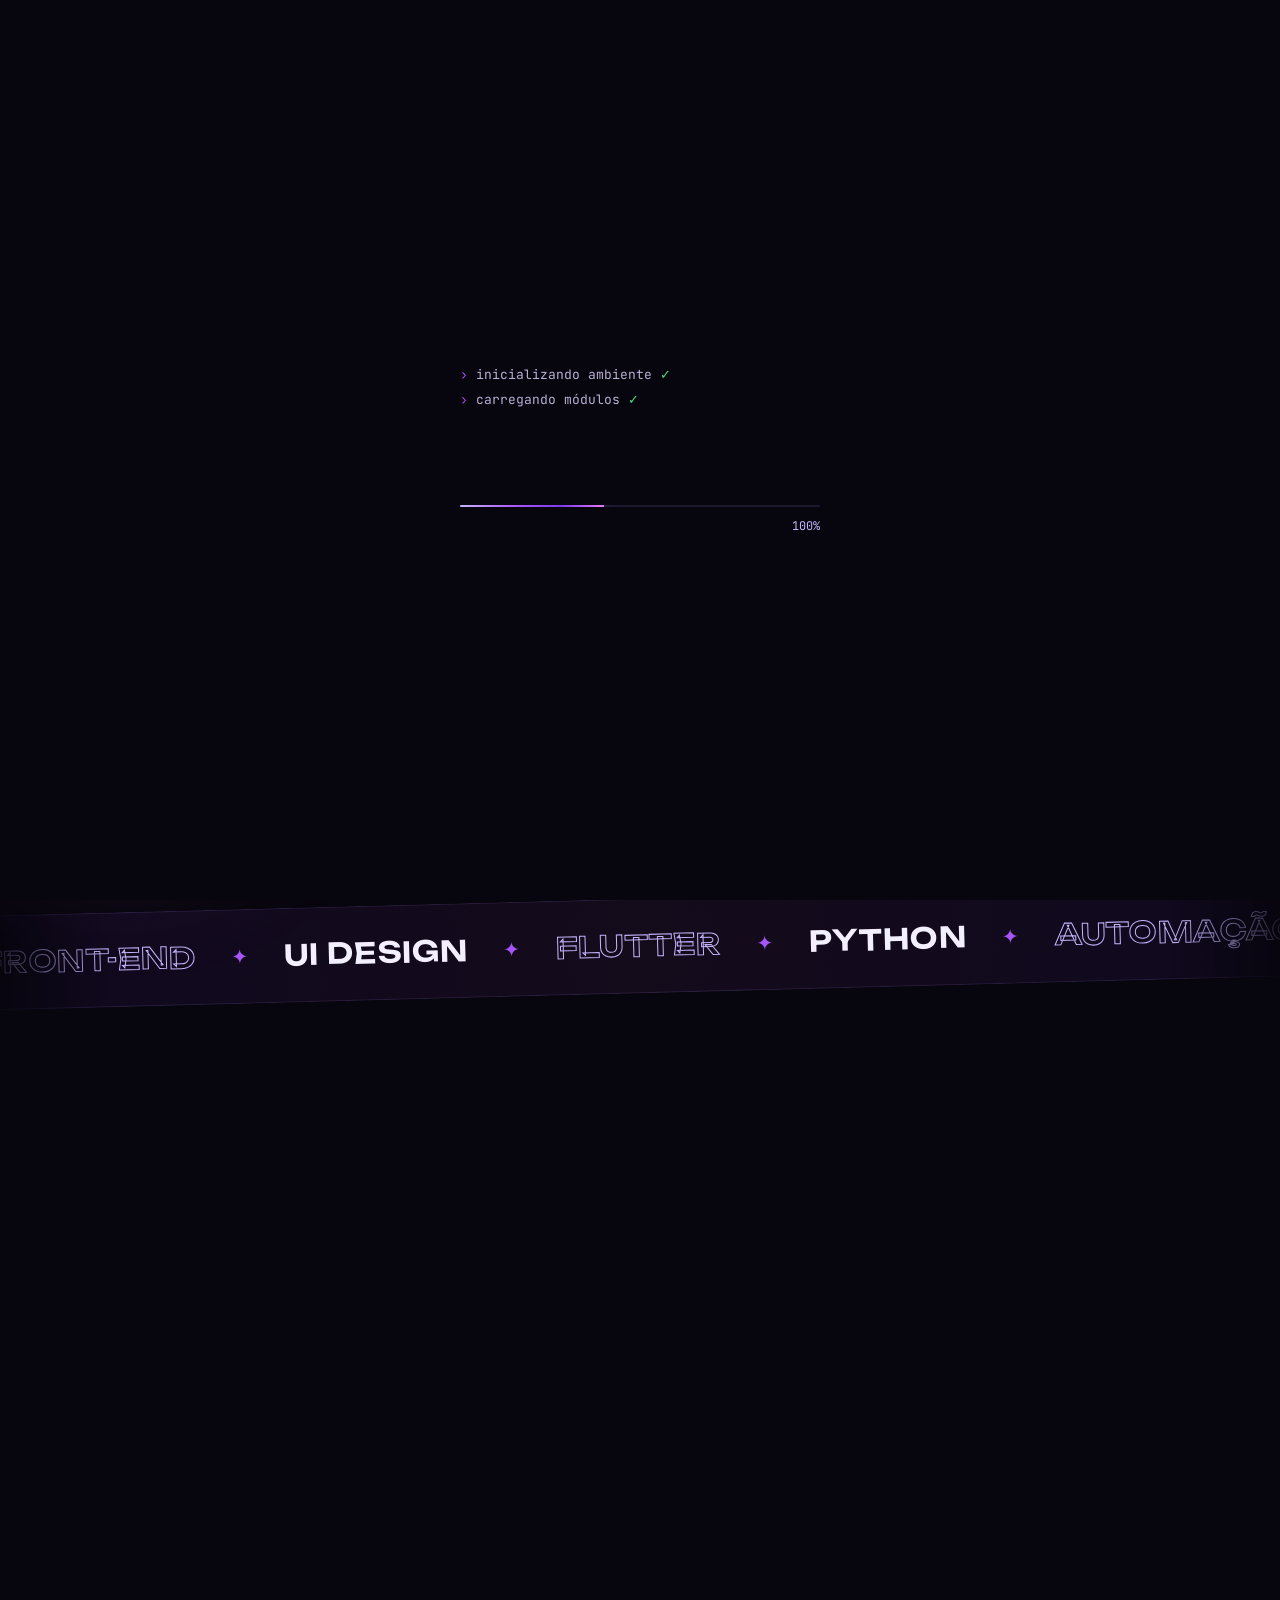
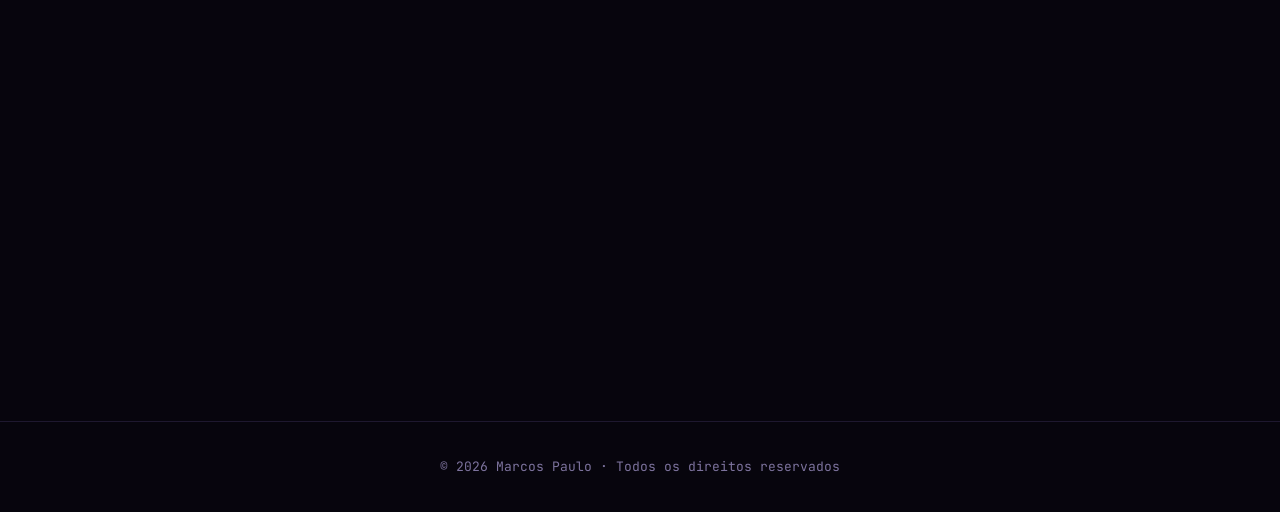
<file: index.html>
<!doctype html>
<html lang="pt-BR">
<head>
  <meta charset="utf-8">
  <meta name="viewport" content="width=device-width, initial-scale=1">
  <meta http-equiv="Content-Security-Policy" content="default-src 'none'; script-src 'self'; style-src 'self'; img-src 'self'; font-src 'self'; base-uri 'none'; form-action 'none'">
  <meta name="referrer" content="strict-origin-when-cross-origin">
  <title>Marcos Paulo | Desenvolvedor Front-end</title>
  <meta name="description" content="Portfólio de Marcos Paulo, desenvolvedor front-end de Belo Horizonte e fundador da MAvision. Sites, sistemas, automação e IA.">
  <meta name="theme-color" content="#07050d">
  <meta property="og:title" content="Marcos Paulo | Desenvolvedor Front-end">
  <meta property="og:description" content="Sites, sistemas, automação e IA. Fundador da MAvision.">
  <meta property="og:image" content="assets/img/marcos.jpg">
  <link rel="icon" href="assets/img/favicon.svg" type="image/svg+xml">
  <link rel="preload" href="assets/fonts/unbounded.woff2" as="font" type="font/woff2" crossorigin>
  <link rel="stylesheet" href="assets/css/fonts.css?v=9">
  <link rel="stylesheet" href="assets/css/style.css?v=9">
</head>
<body class="is-loading">

  <div class="loader" id="loader" aria-hidden="true">
    <div class="loader__box">
      <div class="loader__lines" id="loaderLines"></div>
      <div class="loader__bar"><span id="loaderBar"></span></div>
      <div class="loader__pct"><span id="loaderPct">0</span>%</div>
    </div>
  </div>

  <canvas class="bg-canvas" id="bgCanvas" aria-hidden="true"></canvas>
  <div class="bg-grid" aria-hidden="true"></div>
  <div class="bg-noise" aria-hidden="true"></div>
  <div class="cursor-glow" id="cursorGlow" aria-hidden="true"></div>
  <div class="scroll-progress" id="scrollProgress" aria-hidden="true"></div>

  <header class="nav" id="nav">
    <a href="#inicio" class="logo" aria-label="Marcos, início">
      <span class="logo__bracket">&lt;</span><span class="logo__name">Marcos</span><span class="logo__bracket">/&gt;</span>
    </a>

    <nav class="nav__links" id="navLinks" aria-label="Principal">
      <a href="#inicio" data-i18n="nav.home">Início</a>
      <a href="#projetos" data-i18n="nav.projects">Projetos</a>
      <a href="#sobre" data-i18n="nav.about">Sobre</a>
      <a href="#stack" data-i18n="nav.stack">Stack</a>
      <a href="#certificados" data-i18n="nav.certs">Certificados</a>
      <a href="#trajetoria" data-i18n="nav.journey">Trajetória</a>
      <a href="#curriculo" data-i18n="nav.resume">Currículo</a>
      <a href="#contato" data-i18n="nav.contact">Contato</a>
    </nav>

    <div class="nav__actions">
      <div class="lang" role="group" aria-label="Idioma / Language">
        <button class="lang__btn is-active" data-lang="pt" aria-pressed="true">PT</button>
        <button class="lang__btn" data-lang="en" aria-pressed="false">EN</button>
        <span class="lang__pill" aria-hidden="true"></span>
      </div>
      <button class="burger" id="burger" aria-label="Abrir menu" aria-expanded="false" aria-controls="navLinks">
        <span></span><span></span>
      </button>
    </div>
  </header>

  <main>

    <section class="hero" id="inicio">
      <div class="hero__inner container">
        <div class="hero__copy">
          <div class="chip reveal">
            <span class="chip__dot"></span>
            <span data-i18n="hero.status">Disponível para novos projetos</span>
          </div>

          <p class="hero__hello mono reveal" data-delay="1"><span class="c-purple">const</span> dev <span class="c-muted">=</span> <span class="c-string">"Marcos Paulo"</span><span class="c-muted">;</span></p>

          <h1 class="hero__title" aria-label="Marcos">
            <span class="hero__name" id="heroName" data-text="MARCOS">MARCOS</span>
          </h1>

          <p class="hero__role mono reveal" data-delay="2">
            <span class="c-muted">&gt;</span> <span id="typeRole"></span><span class="caret"></span>
          </p>

          <p class="hero__lead reveal" data-delay="3" data-i18n="hero.lead">Desenvolvedor de Belo Horizonte e fundador da MAvision. Transformo ideias em sites, sistemas e automações com design que chama atenção e código que se sustenta.</p>

          <div class="hero__cta reveal" data-delay="4">
            <a href="#projetos" class="btn btn--primary magnetic">
              <span data-i18n="hero.cta1">Ver projetos</span>
              <svg viewBox="0 0 24 24" aria-hidden="true"><path d="M5 12h14M13 6l6 6-6 6"/></svg>
            </a>
            <a href="#contato" class="btn btn--ghost magnetic">
              <span data-i18n="hero.cta2">Vamos conversar</span>
            </a>
          </div>

          <ul class="hero__meta mono reveal" data-delay="5">
            <li><span class="c-muted">loc</span> BH · MG · BR</li>
            <li><span class="c-muted">time</span> <span id="clock">--:--</span> UTC−3</li>
            <li><span class="c-muted">build</span> <span class="c-green">passing</span></li>
          </ul>
        </div>

        <div class="hero__visual">
          <div class="portrait reveal" data-delay="2" data-tilt>
            <div class="portrait__frame">
              <img src="assets/img/marcos.jpg" alt="Marcos Paulo" width="900" height="1600" fetchpriority="high">
              <div class="portrait__scan" aria-hidden="true"></div>
              <div class="portrait__tint" aria-hidden="true"></div>
            </div>
            <div class="portrait__corner tl" aria-hidden="true"></div>
            <div class="portrait__corner tr" aria-hidden="true"></div>
            <div class="portrait__corner bl" aria-hidden="true"></div>
            <div class="portrait__corner br" aria-hidden="true"></div>
            <div class="portrait__tag mono" aria-hidden="true">ID_0496 · ONLINE</div>
          </div>

          <div class="editor reveal" data-delay="3" aria-hidden="true">
            <div class="editor__bar">
              <span class="dot r"></span><span class="dot y"></span><span class="dot g"></span>
              <span class="editor__file mono">marcos.js</span>
            </div>
            <pre class="editor__code mono"><code id="editorCode"></code><span class="caret"></span></pre>
          </div>

          <div class="float-badge float-badge--a mono" aria-hidden="true">
            <span class="c-purple">&lt;/&gt;</span> front-end
          </div>
          <div class="float-badge float-badge--b mono" aria-hidden="true">
            <span class="c-green">●</span> MAvision
          </div>
        </div>
      </div>

      <a href="#projetos" class="hero__scroll mono" aria-label="Rolar para projetos">
        <span data-i18n="hero.scroll">role</span>
        <span class="hero__scroll-line"></span>
      </a>
    </section>

    <div class="marquee" aria-hidden="true">
      <div class="marquee__track">
        <span>FRONT-END</span><i>✦</i><span>UI DESIGN</span><i>✦</i><span>FLUTTER</span><i>✦</i><span>PYTHON</span><i>✦</i><span>AUTOMAÇÃO</span><i>✦</i><span>IA</span><i>✦</i><span>BACK-END</span><i>✦</i><span>SEO</span><i>✦</i>
        <span>FRONT-END</span><i>✦</i><span>UI DESIGN</span><i>✦</i><span>FLUTTER</span><i>✦</i><span>PYTHON</span><i>✦</i><span>AUTOMAÇÃO</span><i>✦</i><span>IA</span><i>✦</i><span>BACK-END</span><i>✦</i><span>SEO</span><i>✦</i>
      </div>
    </div>

    <section class="section" id="projetos">
      <div class="container">
        <header class="section__head">
          <p class="section__index mono reveal"><span class="c-purple">01</span> // <span data-i18n="projects.kicker">projetos</span></p>
          <h2 class="section__title reveal" data-delay="1" data-i18n="projects.title">Trabalhos selecionados</h2>
          <p class="section__sub reveal" data-delay="2" data-i18n="projects.sub">Projetos reais, no ar, criados do zero. Passe o mouse sobre cada tela para percorrer o site completo.</p>
        </header>

        <div class="projects">
          <article class="project reveal" data-glow>
            <a class="project__shot" href="https://www.mavision.com.br/" target="_blank" rel="noopener noreferrer" aria-label="Abrir site da MAvision">
              <div class="browser">
                <div class="browser__bar">
                  <span class="dot r"></span><span class="dot y"></span><span class="dot g"></span>
                  <span class="browser__url mono">www.mavision.com.br</span>
                </div>
                <div class="browser__view">
                  <img src="assets/img/shots/mavision.webp?v=2" alt="Página completa do site da MAvision" loading="lazy">
                </div>
              </div>
              <span class="project__hint mono" data-i18n="projects.hint">passe o mouse ↓</span>
            </a>
            <div class="project__info">
              <div class="project__top">
                <span class="project__num mono">01</span>
                <span class="badge badge--purple" data-i18n="projects.p1.role">Fundador</span>
                <span class="badge badge--live"><span class="chip__dot"></span><span data-i18n="projects.live">No ar</span></span>
              </div>
              <h3 class="project__name">MAvision</h3>
              <p class="project__cat mono" data-i18n="projects.p1.cat">agência digital · sites, sistemas e IA</p>
              <p class="project__desc" data-i18n="projects.p1.desc">A agência digital que fundei para levar sites, sistemas e automações com IA a empresas que querem ser encontradas. O site reúne cases reais com rolagem da página inteira, cinco serviços com páginas de exemplo, um comparador de antes e depois arrastável, um processo em cinco etapas, preço a partir de R$ 549,90, FAQ e um formulário que leva o orçamento direto ao WhatsApp, tudo estruturado para SEO e conversão.</p>
              <ul class="tags mono">
                <li>HTML5</li><li>CSS3</li><li>JavaScript</li><li>Sitemap · SEO</li>
              </ul>
              <a class="link-arrow" href="https://www.mavision.com.br/" target="_blank" rel="noopener noreferrer">
                <span data-i18n="projects.visit">Visitar site</span>
                <svg viewBox="0 0 24 24" aria-hidden="true"><path d="M7 17 17 7M8 7h9v9"/></svg>
              </a>
            </div>
          </article>

          <article class="project project--rev reveal" data-glow>
            <a class="project__shot" href="https://rumobh.onrender.com/" target="_blank" rel="noopener noreferrer" aria-label="Abrir site do RUMO">
              <div class="browser">
                <div class="browser__bar">
                  <span class="dot r"></span><span class="dot y"></span><span class="dot g"></span>
                  <span class="browser__url mono">rumobh.onrender.com</span>
                </div>
                <div class="browser__view">
                  <img src="assets/img/shots/rumo.webp" alt="Página completa do site do RUMO" loading="lazy">
                </div>
              </div>
              <span class="project__hint mono" data-i18n="projects.hint">passe o mouse ↓</span>
            </a>
            <div class="project__info">
              <div class="project__top">
                <span class="project__num mono">02</span>
                <span class="badge badge--purple" data-i18n="projects.p2.role">Fundador · em equipe</span>
                <span class="badge badge--live"><span class="chip__dot"></span><span data-i18n="projects.live">No ar</span></span>
              </div>
              <h3 class="project__name">RUMO</h3>
              <p class="project__cat mono" data-i18n="projects.p2.cat">edtech · app de apoio à decisão</p>
              <p class="project__desc" data-i18n="projects.p2.desc">Aplicativo que ajuda estudantes de Minas Gerais a escolher a faculdade com segurança. Cruza nota do Enem, modalidade, nota do MEC e renda familiar para gerar recomendações explicadas, compara instituições lado a lado com distância no mapa, simula custos com bolsa e tem um chat com IA que responde por que uma opção combina mais com o seu perfil.</p>
              <ul class="tags mono">
                <li>Flutter</li><li>Flask</li><li>Python</li><li>MySQL · SQLite</li>
              </ul>
              <a class="link-arrow" href="https://rumobh.onrender.com/" target="_blank" rel="noopener noreferrer">
                <span data-i18n="projects.visit">Visitar site</span>
                <svg viewBox="0 0 24 24" aria-hidden="true"><path d="M7 17 17 7M8 7h9v9"/></svg>
              </a>
            </div>
          </article>

          <article class="project reveal" data-glow>
            <a class="project__shot" href="https://www.lenmel.com.br/" target="_blank" rel="noopener noreferrer" aria-label="Abrir site da Lenmel">
              <div class="browser">
                <div class="browser__bar">
                  <span class="dot r"></span><span class="dot y"></span><span class="dot g"></span>
                  <span class="browser__url mono">www.lenmel.com.br</span>
                </div>
                <div class="browser__view">
                  <img src="assets/img/shots/lenmel.webp" alt="Página completa do site da Lenmel" loading="lazy">
                </div>
              </div>
              <span class="project__hint mono" data-i18n="projects.hint">passe o mouse ↓</span>
            </a>
            <div class="project__info">
              <div class="project__top">
                <span class="project__num mono">03</span>
                <span class="badge badge--purple" data-i18n="projects.p3.role">Cliente · desenvolvedor</span>
                <span class="badge badge--live"><span class="chip__dot"></span><span data-i18n="projects.live">No ar</span></span>
              </div>
              <h3 class="project__name">Lenmel</h3>
              <p class="project__cat mono" data-i18n="projects.p3.cat">site institucional · consultoria</p>
              <p class="project__desc" data-i18n="projects.p3.desc">Site institucional que criei para uma consultoria empresarial e tributária. Organizei a narrativa a partir das dores do cliente, das soluções em duas frentes (gestão e fiscal), de uma metodologia em seis etapas e dos indicadores de resultado, com contadores animados, visual sóbrio em vermelho e preto e um formulário que envia o contato direto para o WhatsApp.</p>
              <ul class="tags mono">
                <li>HTML5</li><li>CSS3</li><li>JavaScript</li><li>Sitemap · SEO</li>
              </ul>
              <a class="link-arrow" href="https://www.lenmel.com.br/" target="_blank" rel="noopener noreferrer">
                <span data-i18n="projects.visit">Visitar site</span>
                <svg viewBox="0 0 24 24" aria-hidden="true"><path d="M7 17 17 7M8 7h9v9"/></svg>
              </a>
            </div>
          </article>

          <article class="project project--rev reveal" data-glow>
            <a class="project__shot" href="https://www.bouzada.com.br/" target="_blank" rel="noopener noreferrer" aria-label="Abrir site da Bouzada Advogados">
              <div class="browser">
                <div class="browser__bar">
                  <span class="dot r"></span><span class="dot y"></span><span class="dot g"></span>
                  <span class="browser__url mono">www.bouzada.com.br</span>
                </div>
                <div class="browser__view">
                  <img src="assets/img/shots/bouzada.webp" alt="Página completa do site da Bouzada Advogados" loading="lazy">
                </div>
              </div>
              <span class="project__hint mono" data-i18n="projects.hint">passe o mouse ↓</span>
            </a>
            <div class="project__info">
              <div class="project__top">
                <span class="project__num mono">04</span>
                <span class="badge badge--purple" data-i18n="projects.p4.role">Cliente · MAvision</span>
                <span class="badge badge--live"><span class="chip__dot"></span><span data-i18n="projects.live">No ar</span></span>
              </div>
              <h3 class="project__name">Bouzada</h3>
              <p class="project__cat mono" data-i18n="projects.p4.cat">escritório de advocacia · site institucional</p>
              <p class="project__desc" data-i18n="projects.p4.desc">Site do escritório Bouzada Advogados, em Belo Horizonte, que atende militares, servidores públicos, candidatos de concursos e empresas. Destaca as teses jurídicas do momento, organiza as cinco áreas de atuação, mostra cada etapa do concurso em que é possível recorrer e traz uma verificação rápida de três perguntas que já envia o caso pronto para o WhatsApp, com animações de rolagem e versão em inglês.</p>
              <ul class="tags mono">
                <li>HTML5</li><li>CSS3</li><li>JavaScript</li><li>GSAP</li><li>Sitemap · SEO</li>
              </ul>
              <a class="link-arrow" href="https://www.bouzada.com.br/" target="_blank" rel="noopener noreferrer">
                <span data-i18n="projects.visit">Visitar site</span>
                <svg viewBox="0 0 24 24" aria-hidden="true"><path d="M7 17 17 7M8 7h9v9"/></svg>
              </a>
            </div>
          </article>
        </div>
      </div>
    </section>

    <section class="section" id="sobre">
      <div class="container about">
        <header class="section__head">
          <p class="section__index mono reveal"><span class="c-purple">02</span> // <span data-i18n="about.kicker">sobre</span></p>
          <h2 class="section__title reveal" data-delay="1" data-i18n-html="about.title">Código, design e <em>ambição</em>.</h2>
        </header>

        <div class="about__grid">
          <div class="about__text">
            <p class="about__big reveal" data-i18n="about.p1">Gosto de entender como tudo se arquiteta através do código, e é no front-end que essa curiosidade vira algo que as pessoas veem e sentem.</p>
            <p class="reveal" data-delay="1" data-i18n="about.p2">Sou de Belo Horizonte, estudo Desenvolvimento Web e Mobile no Cotemig e fundei a MAvision, onde crio sites, sistemas e automações para empresas reais. Sou fã de design e cuido de cada detalhe: estrutura, responsividade, performance, SEO e a experiência de quem está do outro lado da tela.</p>
            <p class="reveal" data-delay="2" data-i18n="about.p3">O estágio em suporte técnico na Construsite Brasil me colocou em contato com clientes, lojas virtuais e sistemas de gestão em larga escala, e me ensinou a olhar para o código com visão de negócio. Hoje estou ampliando minha base em back-end, banco de dados e IA para entregar projetos cada vez mais completos.</p>
            <p class="reveal" data-delay="3" data-i18n="about.p4">Sempre espero que o próximo site seja melhor que o último e que o próximo sistema seja mais completo que o anterior. Tenho muita ambição de futuro e gosto de quebrar meus limites mentais para ir cada vez mais longe.</p>

            <div class="stats reveal" data-delay="3">
              <div class="stat"><strong data-count="4">0</strong><span data-i18n="about.s1">projetos no ar</span></div>
              <div class="stat"><strong data-count="28" data-suffix="+">0</strong><span data-i18n="about.s2">tecnologias</span></div>
              <div class="stat"><strong data-count="1">0</strong><span data-i18n="about.s3">empresa fundada</span></div>
            </div>
          </div>

          <div class="profile reveal" data-delay="1" data-glow>
            <div class="profile__bar mono">
              <span class="dot r"></span><span class="dot y"></span><span class="dot g"></span>
              <span>profile.json</span>
            </div>
            <dl class="profile__list">
              <div class="profile__row">
                <dt class="mono" data-i18n="about.k1">nome</dt>
                <dd>Marcos Paulo</dd>
              </div>
              <div class="profile__row">
                <dt class="mono" data-i18n="about.k2">localidade</dt>
                <dd>Belo Horizonte · Minas Gerais</dd>
              </div>
              <div class="profile__row">
                <dt class="mono" data-i18n="about.k3">formação</dt>
                <dd data-i18n="about.v3">Técnico em Desenvolvimento Web e Mobile · Cotemig</dd>
              </div>
              <div class="profile__row">
                <dt class="mono" data-i18n="about.k4">próximo passo</dt>
                <dd data-i18n="about.v4">Início da graduação em 2027</dd>
              </div>
              <div class="profile__row">
                <dt class="mono" data-i18n="about.k5">interesses</dt>
                <dd>
                  <ul class="pills">
                    <li data-i18n="about.i1">Front-end</li>
                    <li data-i18n="about.i2">Sites e sistemas</li>
                    <li data-i18n="about.i3">Automação</li>
                    <li data-i18n="about.i4">IA</li>
                    <li data-i18n="about.i5">Back-end</li>
                  </ul>
                </dd>
              </div>
            </dl>
          </div>
        </div>
      </div>
    </section>

    <section class="section" id="stack">
      <div class="container">
        <header class="section__head">
          <p class="section__index mono reveal"><span class="c-purple">03</span> // stack</p>
          <h2 class="section__title reveal" data-delay="1" data-i18n="stack.title">Minha caixa de ferramentas</h2>
          <p class="section__sub reveal" data-delay="2" data-i18n="stack.sub">Linguagens, frameworks, bancos de dados, plataformas e IAs que uso para tirar ideias do papel. Escolha uma categoria.</p>
        </header>

        <div class="stack reveal" data-delay="2">
          <div class="stack__tabs" role="tablist" id="stackTabs"></div>
          <div class="stack__panel" id="stackPanel" role="tabpanel" aria-live="polite">
            <div class="stack__panel-head mono">
              <span class="c-muted">$</span> ls ./stack/<span id="stackPath">languages</span> <span class="c-muted" id="stackCount"></span>
            </div>
            <div class="stack__grid" id="stackGrid"></div>
          </div>
        </div>
      </div>
    </section>

    <section class="section" id="certificados">
      <div class="container">
        <header class="section__head">
          <p class="section__index mono reveal"><span class="c-purple">04</span> // <span data-i18n="certs.kicker">certificados</span></p>
          <h2 class="section__title reveal" data-delay="1" data-i18n="certs.title">Cursos e certificações</h2>
          <p class="section__sub reveal" data-delay="2" data-i18n="certs.sub">Formações complementares que fazem parte da minha evolução como desenvolvedor.</p>
        </header>

        <div class="certs">
          <a class="cert reveal" href="assets/certs/python-essentials-1.pdf" target="_blank" rel="noopener noreferrer" data-glow>
            <div class="cert__head">
              <span class="cert__icon"><img src="assets/img/icons/cisco.svg" alt="" width="28" height="28" loading="lazy"></span>
              <span class="cert__year mono" data-i18n="certs.c1.date">NOV 2026</span>
            </div>
            <h3 class="cert__name" data-i18n="certs.c1.name">Fundamentos do Python 1</h3>
            <p class="cert__org">Cisco Networking Academy</p>
            <ul class="tags mono">
              <li>Python</li><li data-i18n="certs.t.logic">Lógica</li><li data-i18n="certs.t.funcs">Funções</li>
            </ul>
            <span class="cert__id mono">ID 07d96cfb-73ea</span>
            <span class="cert__link mono"><span data-i18n="certs.link">ver certificado</span> <svg viewBox="0 0 24 24" aria-hidden="true"><path d="M7 17 17 7M8 7h9v9"/></svg></span>
          </a>
          <a class="cert reveal" data-delay="1" href="assets/certs/cisco-packet-tracer.pdf" target="_blank" rel="noopener noreferrer" data-glow>
            <div class="cert__head">
              <span class="cert__icon"><img src="assets/img/icons/cisco.svg" alt="" width="28" height="28" loading="lazy"></span>
              <span class="cert__year mono" data-i18n="certs.c2.date">SET 2025</span>
            </div>
            <h3 class="cert__name" data-i18n="certs.c2.name">Começando com o Cisco Packet Tracer</h3>
            <p class="cert__org">Cisco Networking Academy · Cotemig</p>
            <ul class="tags mono">
              <li data-i18n="certs.t.net">Redes</li><li>Packet Tracer</li><li data-i18n="certs.t.sim">Simulação</li>
            </ul>
            <span class="cert__id mono">ID cd404e76-8d83</span>
            <span class="cert__link mono"><span data-i18n="certs.link">ver certificado</span> <svg viewBox="0 0 24 24" aria-hidden="true"><path d="M7 17 17 7M8 7h9v9"/></svg></span>
          </a>
          <a class="cert reveal" data-delay="2" href="assets/certs/cisco-hardware.pdf" target="_blank" rel="noopener noreferrer" data-glow>
            <div class="cert__head">
              <span class="cert__icon"><img src="assets/img/icons/cisco.svg" alt="" width="28" height="28" loading="lazy"></span>
              <span class="cert__year mono" data-i18n="certs.c3.date">JUN 2025</span>
            </div>
            <h3 class="cert__name" data-i18n="certs.c3.name">Fundamentos do Hardware do Computador</h3>
            <p class="cert__org">Cisco Networking Academy · Cotemig</p>
            <ul class="tags mono">
              <li>Hardware</li><li data-i18n="certs.t.pc">Montagem de PC</li><li data-i18n="certs.t.support">Suporte</li>
            </ul>
            <span class="cert__id mono">Cotemig · Cisco</span>
            <span class="cert__link mono"><span data-i18n="certs.link">ver certificado</span> <svg viewBox="0 0 24 24" aria-hidden="true"><path d="M7 17 17 7M8 7h9v9"/></svg></span>
          </a>
        </div>
      </div>
    </section>

    <section class="section" id="trajetoria">
      <div class="container">
        <header class="section__head">
          <p class="section__index mono reveal"><span class="c-purple">05</span> // <span data-i18n="journey.kicker">trajetória</span></p>
          <h2 class="section__title reveal" data-delay="1" data-i18n="journey.title">Experiência e formação</h2>
        </header>

        <ol class="timeline" id="timeline">
          <span class="timeline__line" aria-hidden="true"><span id="timelineFill"></span></span>

          <li class="timeline__item reveal">
            <span class="timeline__node" aria-hidden="true"></span>
            <div class="timeline__card" data-glow>
              <div class="timeline__meta mono">
                <span data-i18n="journey.e1.date">ABR 2025 — ABR 2026</span>
                <span class="badge badge--purple" data-i18n="journey.e1.type">Estágio</span>
              </div>
              <h3 class="timeline__title">Construsite Brasil</h3>
              <p class="timeline__role" data-i18n="journey.e1.role">Estagiário em suporte técnico · 1 ano</p>
              <p class="timeline__desc" data-i18n="journey.e1.desc">Contato direto com atendimento e tratamento de clientes em larga escala, trabalhando com sites, lojas virtuais e sistemas de gestão. Ampliei meus conhecimentos em HTML, CSS, JavaScript, APIs e integrações, além de atendimento, análise, pensamento crítico e gestão de negócios.</p>
              <ul class="tags mono">
                <li>HTML</li><li>CSS</li><li>JS</li><li>API</li><li data-i18n="journey.e1.t1">Integração</li><li data-i18n="journey.e1.t2">Atendimento</li>
              </ul>
            </div>
          </li>

          <li class="timeline__item reveal">
            <span class="timeline__node timeline__node--live" aria-hidden="true"></span>
            <div class="timeline__card" data-glow>
              <div class="timeline__meta mono">
                <span data-i18n="journey.e2.date">ATUAL</span>
                <span class="badge badge--purple" data-i18n="journey.e2.type">Formação</span>
              </div>
              <h3 class="timeline__title">Cotemig</h3>
              <p class="timeline__role" data-i18n="journey.e2.role">Técnico em Desenvolvimento Web e Mobile</p>
              <p class="timeline__desc" data-i18n="journey.e2.desc">Curso técnico integrado ao ensino médio, com foco em desenvolvimento web e mobile.</p>
              <ul class="tags mono">
                <li>Kotlin</li><li>Swift</li><li>Python</li><li>Flutter</li><li>Dart</li><li>HTML</li><li>CSS</li><li>JS</li><li>C#</li><li>MySQL</li><li>SQLite</li><li>Flask</li><li>API</li>
              </ul>
            </div>
          </li>

          <li class="timeline__item reveal">
            <span class="timeline__node timeline__node--next" aria-hidden="true"></span>
            <div class="timeline__card timeline__card--ghost">
              <div class="timeline__meta mono">
                <span>2027</span>
                <span class="badge" data-i18n="journey.e3.type">Próximo passo</span>
              </div>
              <h3 class="timeline__title" data-i18n="journey.e3.title">Graduação</h3>
              <p class="timeline__desc" data-i18n="journey.e3.desc">Início da graduação, mais um degrau para ir cada vez mais longe.</p>
            </div>
          </li>
        </ol>
      </div>
    </section>

    <section class="section" id="curriculo">
      <div class="container">
        <div class="resume reveal" data-glow>
          <div class="resume__copy">
            <p class="section__index mono"><span class="c-purple">06</span> // <span data-i18n="resume.kicker">currículo</span></p>
            <h2 class="section__title" data-i18n="resume.title">Tudo em uma página.</h2>
            <p class="section__sub" data-i18n="resume.sub">Minha trajetória, projetos e habilidades reunidos em um currículo pronto para download.</p>
            <div class="resume__actions">
              <a href="assets/curriculo-pt.pdf" class="btn btn--primary magnetic" id="resumeBtn" download="Curriculo-Marcos-Paulo.pdf">
                <svg viewBox="0 0 24 24" aria-hidden="true"><path d="M12 4v11M7 10l5 5 5-5M5 20h14"/></svg>
                <span data-i18n="resume.download">Baixar currículo</span>
              </a>
              <a href="assets/curriculo-pt.pdf" class="btn btn--ghost magnetic" id="resumeView" target="_blank" rel="noopener noreferrer">
                <span data-i18n="resume.view">Visualizar</span>
              </a>
              <span class="resume__status mono"><span class="chip__dot"></span><span data-i18n="resume.status">PDF · atualizado nov 2026</span></span>
            </div>
          </div>
          <div class="resume__doc" aria-hidden="true">
            <div class="doc">
              <div class="doc__head">
                <span class="doc__avatar"></span>
                <div><span class="doc__line w60 strong"></span><span class="doc__line w40"></span></div>
              </div>
              <span class="doc__line w90"></span>
              <span class="doc__line w75"></span>
              <span class="doc__line w85"></span>
              <span class="doc__sep"></span>
              <span class="doc__line w35 strong"></span>
              <span class="doc__line w80"></span>
              <span class="doc__line w70"></span>
              <span class="doc__sep"></span>
              <span class="doc__line w35 strong"></span>
              <div class="doc__chips"><i></i><i></i><i></i><i></i></div>
              <span class="doc__scan"></span>
            </div>
          </div>
        </div>
      </div>
    </section>

    <section class="section" id="contato">
      <div class="container">
        <header class="section__head section__head--center">
          <p class="section__index mono reveal"><span class="c-purple">07</span> // <span data-i18n="contact.kicker">contato</span></p>
          <h2 class="section__title section__title--xl reveal" data-delay="1" data-i18n-html="contact.title">Vamos construir <em>algo incrível</em>?</h2>
          <p class="section__sub reveal" data-delay="2" data-i18n="contact.sub">Me chame para um projeto, uma vaga ou só para trocar uma ideia sobre código e design.</p>
        </header>

        <div class="contact">
          <div class="contact__group reveal">
            <div class="contact__label">
              <span class="contact__label-ico" aria-hidden="true">
                <svg viewBox="0 0 24 24"><circle cx="12" cy="8" r="4"/><path d="M4 21a8 8 0 0 1 16 0"/></svg>
              </span>
              <div>
                <h3 data-i18n="contact.personal">Pessoal</h3>
                <p class="mono">Marcos Paulo</p>
              </div>
            </div>
            <div class="contact__list">
              <button class="ccard" data-copy="marcospaulo0496@gmail.com" data-glow>
                <span class="ccard__ico ccard__ico--gmail"><img src="assets/img/icons/gmail.svg" alt="" width="22" height="22" loading="lazy"></span>
                <span class="ccard__body"><span class="ccard__k mono">e-mail</span><span class="ccard__v">marcospaulo0496@gmail.com</span></span>
                <span class="ccard__act mono" data-i18n="contact.copy">copiar</span>
              </button>
              <a class="ccard" href="https://wa.me/5531993688271" target="_blank" rel="noopener noreferrer" data-glow>
                <span class="ccard__ico ccard__ico--wa"><img src="assets/img/icons/whatsapp.svg" alt="" width="22" height="22" loading="lazy"></span>
                <span class="ccard__body"><span class="ccard__k mono" data-i18n="contact.phone">telefone · whatsapp</span><span class="ccard__v">(31) 99368-8271</span></span>
                <span class="ccard__act" aria-hidden="true"><svg viewBox="0 0 24 24"><path d="M7 17 17 7M8 7h9v9"/></svg></span>
              </a>
              <a class="ccard" href="https://www.linkedin.com/in/marcos-paulo-almeida-rosado-051182404/" target="_blank" rel="noopener noreferrer" data-glow>
                <span class="ccard__ico ccard__ico--in"><svg viewBox="0 0 24 24" aria-hidden="true"><path fill="#fff" stroke="none" d="M4.98 3.5a2.5 2.5 0 1 1 0 5 2.5 2.5 0 0 1 0-5zM3 9.5h4V21H3zM9.5 9.5h3.8v1.6h.1c.5-.9 1.8-1.9 3.7-1.9 4 0 4.7 2.6 4.7 6V21h-4v-5.1c0-1.2 0-2.8-1.7-2.8s-2 1.3-2 2.7V21h-4z"/></svg></span>
                <span class="ccard__body"><span class="ccard__k mono">linkedin</span><span class="ccard__v">Marcos Paulo Almeida Rosado</span></span>
                <span class="ccard__act" aria-hidden="true"><svg viewBox="0 0 24 24"><path d="M7 17 17 7M8 7h9v9"/></svg></span>
              </a>
              <a class="ccard" href="https://www.instagram.com/marcoszkx7/" target="_blank" rel="noopener noreferrer" data-glow>
                <span class="ccard__ico ccard__ico--ig"><img src="assets/img/icons/instagram.svg" alt="" width="22" height="22" loading="lazy"></span>
                <span class="ccard__body"><span class="ccard__k mono">instagram</span><span class="ccard__v">@marcoszkx7</span></span>
                <span class="ccard__act" aria-hidden="true"><svg viewBox="0 0 24 24"><path d="M7 17 17 7M8 7h9v9"/></svg></span>
              </a>
            </div>
          </div>

          <div class="contact__group contact__group--biz reveal" data-delay="1">
            <div class="contact__label">
              <span class="contact__label-ico contact__label-ico--brand" aria-hidden="true">MA</span>
              <div>
                <h3 data-i18n="contact.business">Empresa</h3>
                <p class="mono">MAvision Digital</p>
              </div>
            </div>
            <div class="contact__list">
              <button class="ccard" data-copy="mavisionsites@gmail.com" data-glow>
                <span class="ccard__ico ccard__ico--gmail"><img src="assets/img/icons/gmail.svg" alt="" width="22" height="22" loading="lazy"></span>
                <span class="ccard__body"><span class="ccard__k mono">e-mail</span><span class="ccard__v">mavisionsites@gmail.com</span></span>
                <span class="ccard__act mono" data-i18n="contact.copy">copiar</span>
              </button>
              <a class="ccard" href="https://github.com/mavisionsites" target="_blank" rel="noopener noreferrer" data-glow>
                <span class="ccard__ico ccard__ico--gh"><img src="assets/img/icons/github-white.svg" alt="" width="22" height="22" loading="lazy"></span>
                <span class="ccard__body"><span class="ccard__k mono" data-i18n="contact.github">github · meus projetos</span><span class="ccard__v">github.com/mavisionsites</span></span>
                <span class="ccard__act" aria-hidden="true"><svg viewBox="0 0 24 24"><path d="M7 17 17 7M8 7h9v9"/></svg></span>
              </a>
              <a class="ccard" href="https://www.instagram.com/mavisiondigital/" target="_blank" rel="noopener noreferrer" data-glow>
                <span class="ccard__ico ccard__ico--ig"><img src="assets/img/icons/instagram.svg" alt="" width="22" height="22" loading="lazy"></span>
                <span class="ccard__body"><span class="ccard__k mono">instagram</span><span class="ccard__v">@mavisiondigital</span></span>
                <span class="ccard__act" aria-hidden="true"><svg viewBox="0 0 24 24"><path d="M7 17 17 7M8 7h9v9"/></svg></span>
              </a>
              <a class="ccard" href="https://www.mavision.com.br/" target="_blank" rel="noopener noreferrer" data-glow>
                <span class="ccard__ico ccard__ico--web"><svg viewBox="0 0 24 24" aria-hidden="true"><circle cx="12" cy="12" r="9"/><path d="M3 12h18M12 3a14 14 0 0 1 0 18M12 3a14 14 0 0 0 0 18"/></svg></span>
                <span class="ccard__body"><span class="ccard__k mono">site</span><span class="ccard__v">www.mavision.com.br</span></span>
                <span class="ccard__act" aria-hidden="true"><svg viewBox="0 0 24 24"><path d="M7 17 17 7M8 7h9v9"/></svg></span>
              </a>
            </div>
          </div>
        </div>
      </div>
    </section>

  </main>

  <footer class="footer">
    <p class="mono">© 2026 Marcos Paulo · <span data-i18n="footer.rights">Todos os direitos reservados</span></p>
  </footer>

  <button class="to-top" id="toTop" aria-label="Voltar ao topo">
    <svg class="to-top__ring" viewBox="0 0 48 48" aria-hidden="true"><circle cx="24" cy="24" r="22"/><circle class="to-top__progress" id="toTopProgress" cx="24" cy="24" r="22"/></svg>
    <svg class="to-top__arrow" viewBox="0 0 24 24" aria-hidden="true"><path d="M12 19V5M6 11l6-6 6 6"/></svg>
  </button>

  <div class="toast mono" id="toast" role="status" aria-live="polite"></div>

  <script src="assets/js/i18n.js?v=9"></script>
  <script src="assets/js/main.js?v=9"></script>
</body>
</html>
</file>
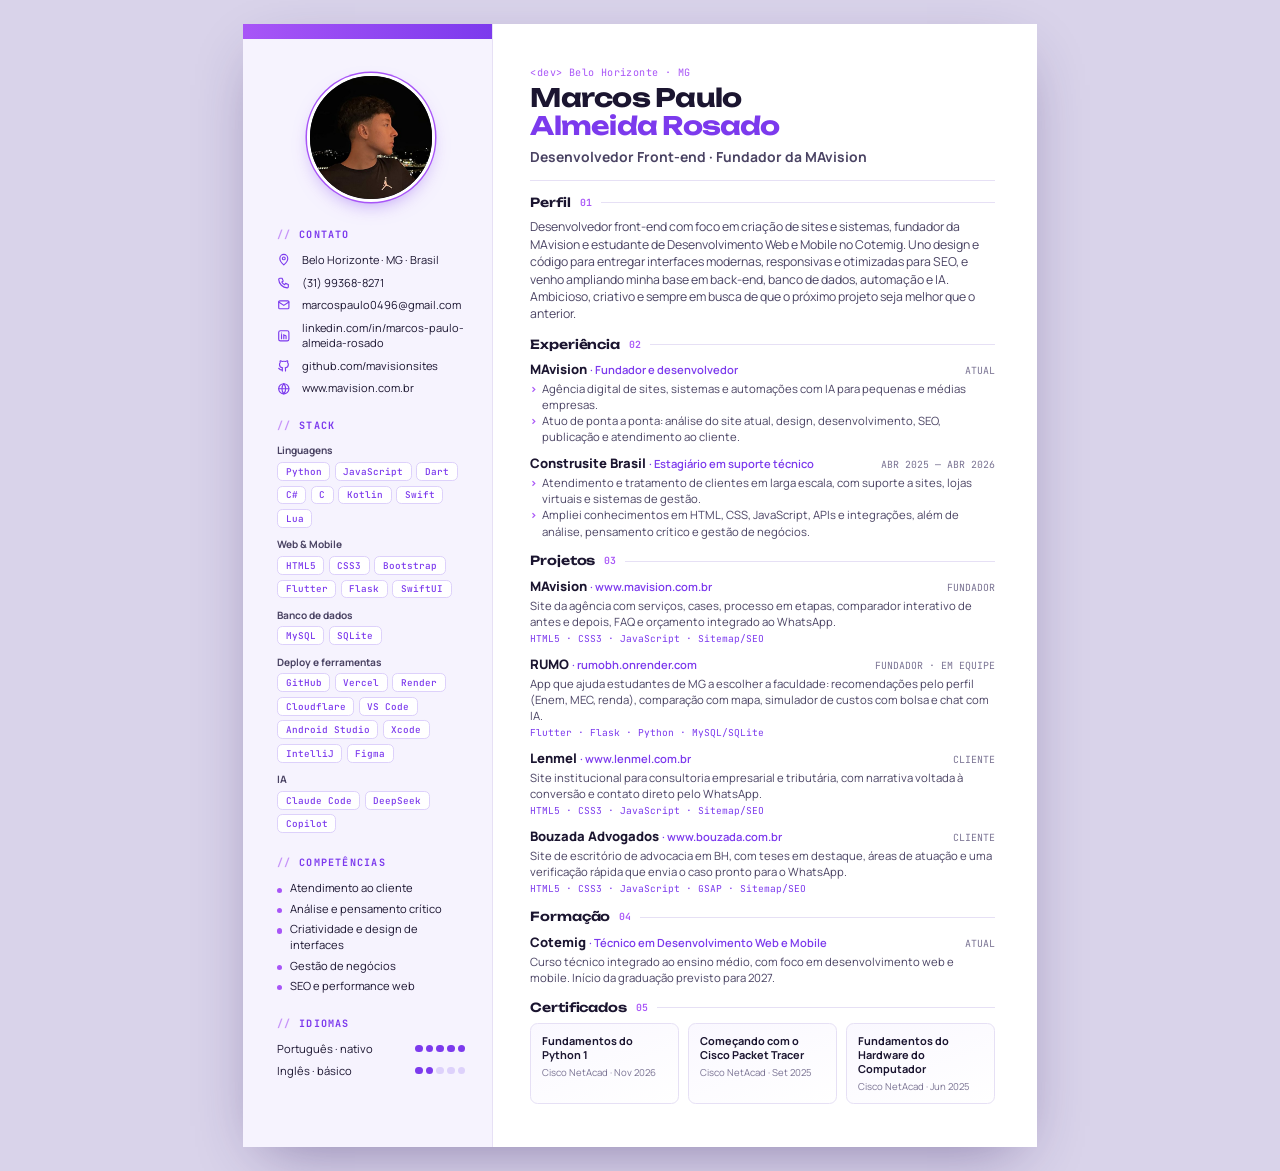
<file: resume/index.html>
<!doctype html>
<html lang="pt-BR">
<head>
  <meta charset="utf-8">
  <meta name="viewport" content="width=device-width, initial-scale=1">
  <meta http-equiv="Content-Security-Policy" content="default-src 'none'; script-src 'self'; style-src 'self'; img-src 'self'; font-src 'self'; base-uri 'none'; form-action 'none'">
  <meta name="referrer" content="strict-origin-when-cross-origin">
  <title>Marcos Paulo Almeida Rosado | Currículo</title>
  <link rel="icon" href="../assets/img/favicon.svg" type="image/svg+xml">
  <link rel="stylesheet" href="../assets/css/fonts.css?v=9">
  <link rel="stylesheet" href="resume.css?v=9">
</head>
<body>
  <div class="page">
    <aside class="side">
      <div class="photo"><img src="../assets/img/marcos.jpg" alt="Marcos Paulo"></div>

      <h2><span data-pt>Contato</span><span data-en>Contact</span></h2>
      <ul class="contact">
        <li><svg viewBox="0 0 24 24"><path d="M12 21s-7-6.2-7-11.5A7 7 0 0 1 19 9.5C19 14.8 12 21 12 21z"/><circle cx="12" cy="9.5" r="2.5"/></svg><span>Belo Horizonte · MG · <span data-pt>Brasil</span><span data-en>Brazil</span></span></li>
        <li><svg viewBox="0 0 24 24"><path d="M5 4h4l2 5-2.5 1.5a11 11 0 0 0 5 5L15 13l5 2v4a2 2 0 0 1-2 2A16 16 0 0 1 3 6a2 2 0 0 1 2-2"/></svg><a href="https://wa.me/5531993688271"><span data-en>+55 </span>(31) 99368-8271</a></li>
        <li><svg viewBox="0 0 24 24"><rect x="3" y="5" width="18" height="14" rx="2"/><path d="m3 7 9 6 9-6"/></svg><a href="mailto:marcospaulo0496@gmail.com">marcospaulo0496@gmail.com</a></li>
        <li><svg viewBox="0 0 24 24"><rect x="3" y="3" width="18" height="18" rx="3"/><path d="M8 10v7M8 7v.01M12 17v-4a2 2 0 0 1 4 0v4M12 10v7"/></svg><a href="https://www.linkedin.com/in/marcos-paulo-almeida-rosado-051182404/">linkedin.com/in/marcos-paulo-almeida-rosado</a></li>
        <li><svg viewBox="0 0 24 24"><path d="M9 19c-4 1.5-4-2-6-2.5M15 21v-3.5c0-1 .1-1.4-.5-2 2.8-.3 5.5-1.4 5.5-6a4.6 4.6 0 0 0-1.3-3.2 4.3 4.3 0 0 0-.1-3.2s-1-.3-3.4 1.3a11.6 11.6 0 0 0-6 0C6.8 2.8 5.8 3.1 5.8 3.1a4.3 4.3 0 0 0-.1 3.2A4.6 4.6 0 0 0 4.4 9.5c0 4.6 2.7 5.7 5.5 6-.6.6-.6 1.2-.5 2V21"/></svg><a href="https://github.com/mavisionsites">github.com/mavisionsites</a></li>
        <li><svg viewBox="0 0 24 24"><circle cx="12" cy="12" r="9"/><path d="M3 12h18M12 3a14 14 0 0 1 0 18M12 3a14 14 0 0 0 0 18"/></svg><a href="https://www.mavision.com.br/">www.mavision.com.br</a></li>
      </ul>

      <h2>Stack</h2>
      <div class="group">
        <b><span data-pt>Linguagens</span><span data-en>Languages</span></b>
        <div class="chips"><span>Python</span><span>JavaScript</span><span>Dart</span><span>C#</span><span>C</span><span>Kotlin</span><span>Swift</span><span>Lua</span></div>
      </div>
      <div class="group">
        <b>Web &amp; Mobile</b>
        <div class="chips"><span>HTML5</span><span>CSS3</span><span>Bootstrap</span><span>Flutter</span><span>Flask</span><span>SwiftUI</span></div>
      </div>
      <div class="group">
        <b><span data-pt>Banco de dados</span><span data-en>Databases</span></b>
        <div class="chips"><span>MySQL</span><span>SQLite</span></div>
      </div>
      <div class="group">
        <b><span data-pt>Deploy e ferramentas</span><span data-en>Deploy &amp; tools</span></b>
        <div class="chips"><span>GitHub</span><span>Vercel</span><span>Render</span><span>Cloudflare</span><span>VS Code</span><span>Android Studio</span><span>Xcode</span><span>IntelliJ</span><span>Figma</span></div>
      </div>
      <div class="group">
        <b><span data-pt>IA</span><span data-en>AI</span></b>
        <div class="chips"><span>Claude Code</span><span>DeepSeek</span><span>Copilot</span></div>
      </div>

      <h2><span data-pt>Competências</span><span data-en>Skills</span></h2>
      <ul class="list">
        <li><span data-pt>Atendimento ao cliente</span><span data-en>Customer service</span></li>
        <li><span data-pt>Análise e pensamento crítico</span><span data-en>Analysis &amp; critical thinking</span></li>
        <li><span data-pt>Criatividade e design de interfaces</span><span data-en>Creativity &amp; UI design</span></li>
        <li><span data-pt>Gestão de negócios</span><span data-en>Business management</span></li>
        <li><span data-pt>SEO e performance web</span><span data-en>SEO &amp; web performance</span></li>
      </ul>

      <h2><span data-pt>Idiomas</span><span data-en>Languages</span></h2>
      <div class="lang-row"><span data-pt>Português · nativo</span><span data-en>Portuguese · native</span><span class="dots"><i class="on"></i><i class="on"></i><i class="on"></i><i class="on"></i><i class="on"></i></span></div>
      <div class="lang-row"><span data-pt>Inglês · básico</span><span data-en>English · basic</span><span class="dots"><i class="on"></i><i class="on"></i><i></i><i></i><i></i></span></div>
    </aside>

    <main class="main">
      <header class="head">
        <p class="tag">&lt;dev&gt; Belo Horizonte · MG</p>
        <h1>Marcos Paulo<br><span>Almeida Rosado</span></h1>
        <p class="role"><span data-pt>Desenvolvedor Front-end · Fundador da MAvision</span><span data-en>Front-end Developer · Founder of MAvision</span></p>
      </header>

      <h2><span data-pt>Perfil</span><span data-en>Profile</span> <em>01</em></h2>
      <p class="summary" data-pt>Desenvolvedor front-end com foco em criação de sites e sistemas, fundador da MAvision e estudante de Desenvolvimento Web e Mobile no Cotemig. Uno design e código para entregar interfaces modernas, responsivas e otimizadas para SEO, e venho ampliando minha base em back-end, banco de dados, automação e IA. Ambicioso, criativo e sempre em busca de que o próximo projeto seja melhor que o anterior.</p>
      <p class="summary" data-en>Front-end developer focused on building websites and systems, founder of MAvision and Web &amp; Mobile Development student at Cotemig. I combine design and code to deliver modern, responsive and SEO-optimized interfaces, and I keep growing my foundation in back-end, databases, automation and AI. Ambitious, creative and always aiming for the next project to be better than the last.</p>

      <h2><span data-pt>Experiência</span><span data-en>Experience</span> <em>02</em></h2>
      <div class="item">
        <div class="item__top">
          <span class="item__title">MAvision <small><span data-pt>· Fundador e desenvolvedor</span><span data-en>· Founder &amp; developer</span></small></span>
          <span class="item__date"><span data-pt>Atual</span><span data-en>Current</span></span>
        </div>
        <ul>
          <li data-pt>Agência digital de sites, sistemas e automações com IA para pequenas e médias empresas.</li>
          <li data-en>Digital agency building websites, systems and AI automation for small and mid-sized businesses.</li>
          <li data-pt>Atuo de ponta a ponta: análise do site atual, design, desenvolvimento, SEO, publicação e atendimento ao cliente.</li>
          <li data-en>End-to-end work: auditing the current site, design, development, SEO, deployment and client relations.</li>
        </ul>
      </div>
      <div class="item">
        <div class="item__top">
          <span class="item__title">Construsite Brasil <small><span data-pt>· Estagiário em suporte técnico</span><span data-en>· Technical support intern</span></small></span>
          <span class="item__date"><span data-pt>Abr 2025 — Abr 2026</span><span data-en>Apr 2025 — Apr 2026</span></span>
        </div>
        <ul>
          <li data-pt>Atendimento e tratamento de clientes em larga escala, com suporte a sites, lojas virtuais e sistemas de gestão.</li>
          <li data-en>Large-scale customer service and support for websites, online stores and management systems.</li>
          <li data-pt>Ampliei conhecimentos em HTML, CSS, JavaScript, APIs e integrações, além de análise, pensamento crítico e gestão de negócios.</li>
          <li data-en>Expanded my skills in HTML, CSS, JavaScript, APIs and integrations, as well as analysis, critical thinking and business management.</li>
        </ul>
      </div>

      <h2><span data-pt>Projetos</span><span data-en>Projects</span> <em>03</em></h2>
      <div class="item">
        <div class="item__top">
          <span class="item__title">MAvision <small>· www.mavision.com.br</small></span>
          <span class="item__date"><span data-pt>Fundador</span><span data-en>Founder</span></span>
        </div>
        <p data-pt>Site da agência com serviços, cases, processo em etapas, comparador interativo de antes e depois, FAQ e orçamento integrado ao WhatsApp.</p>
        <p data-en>Agency website with services, case studies, a step-by-step process, an interactive before/after comparison, FAQ and a WhatsApp quote form.</p>
        <p class="stack-line">HTML5 · CSS3 · JavaScript · Sitemap/SEO</p>
      </div>
      <div class="item">
        <div class="item__top">
          <span class="item__title">RUMO <small>· rumobh.onrender.com</small></span>
          <span class="item__date"><span data-pt>Fundador · em equipe</span><span data-en>Founder · team</span></span>
        </div>
        <p data-pt>App que ajuda estudantes de MG a escolher a faculdade: recomendações pelo perfil (Enem, MEC, renda), comparação com mapa, simulador de custos com bolsa e chat com IA.</p>
        <p data-en>App that helps students in Minas Gerais choose a college: profile-based recommendations (Enem, MEC, income), comparison with a map, cost simulator with scholarships and an AI chat.</p>
        <p class="stack-line">Flutter · Flask · Python · MySQL/SQLite</p>
      </div>
      <div class="item">
        <div class="item__top">
          <span class="item__title">Lenmel <small>· www.lenmel.com.br</small></span>
          <span class="item__date"><span data-pt>Cliente</span><span data-en>Client</span></span>
        </div>
        <p data-pt>Site institucional para consultoria empresarial e tributária, com narrativa voltada à conversão e contato direto pelo WhatsApp.</p>
        <p data-en>Corporate website for a business and tax consulting firm, with a conversion-focused narrative and direct WhatsApp contact.</p>
        <p class="stack-line">HTML5 · CSS3 · JavaScript · Sitemap/SEO</p>
      </div>
      <div class="item">
        <div class="item__top">
          <span class="item__title">Bouzada Advogados <small>· www.bouzada.com.br</small></span>
          <span class="item__date"><span data-pt>Cliente</span><span data-en>Client</span></span>
        </div>
        <p data-pt>Site de escritório de advocacia em BH, com teses em destaque, áreas de atuação e uma verificação rápida que envia o caso pronto para o WhatsApp.</p>
        <p data-en>Website for a Belo Horizonte law firm, with featured legal theses, practice areas and a quick check that sends the case straight to WhatsApp.</p>
        <p class="stack-line">HTML5 · CSS3 · JavaScript · GSAP · Sitemap/SEO</p>
      </div>

      <h2><span data-pt>Formação</span><span data-en>Education</span> <em>04</em></h2>
      <div class="item">
        <div class="item__top">
          <span class="item__title">Cotemig <small><span data-pt>· Técnico em Desenvolvimento Web e Mobile</span><span data-en>· Web &amp; Mobile Development Technician</span></small></span>
          <span class="item__date"><span data-pt>Atual</span><span data-en>Current</span></span>
        </div>
        <p data-pt>Curso técnico integrado ao ensino médio, com foco em desenvolvimento web e mobile. Início da graduação previsto para 2027.</p>
        <p data-en>Technical course integrated with high school, focused on web and mobile development. Starting college in 2027.</p>
      </div>

      <h2><span data-pt>Certificados</span><span data-en>Certificates</span> <em>05</em></h2>
      <div class="certs">
        <div class="cert"><b data-pt>Fundamentos do Python 1</b><b data-en>Python Essentials 1</b><span>Cisco NetAcad · <span data-pt>Nov</span><span data-en>Nov</span> 2026</span></div>
        <div class="cert"><b data-pt>Começando com o Cisco Packet Tracer</b><b data-en>Getting Started with Cisco Packet Tracer</b><span>Cisco NetAcad · <span data-pt>Set</span><span data-en>Sep</span> 2025</span></div>
        <div class="cert"><b data-pt>Fundamentos do Hardware do Computador</b><b data-en>Computer Hardware Basics</b><span>Cisco NetAcad · Jun 2025</span></div>
      </div>
    </main>
  </div>

  <script src="resume.js?v=9"></script>
</body>
</html>
</file>
<file: assets/css/fonts.css>
@font-face {
  font-family: 'JetBrains Mono';
  font-style: normal;
  font-weight: 400 700;
  font-display: swap;
  src: url('../fonts/jetbrains-mono.woff2') format('woff2');
}

@font-face {
  font-family: 'Manrope';
  font-style: normal;
  font-weight: 400 800;
  font-display: swap;
  src: url('../fonts/manrope.woff2') format('woff2');
}

@font-face {
  font-family: 'Unbounded';
  font-style: normal;
  font-weight: 400 800;
  font-display: swap;
  src: url('../fonts/unbounded.woff2') format('woff2');
}
</file>
<file: assets/css/style.css>
:root {
  --bg: #07050d;
  --bg-2: #0c0817;
  --surface: rgba(20, 13, 38, .55);
  --surface-solid: #120c22;
  --line: rgba(167, 139, 250, .14);
  --line-strong: rgba(167, 139, 250, .32);
  --text: #f3efff;
  --text-2: #b9b0d6;
  --muted: #7d739e;
  --purple: #8b5cf6;
  --violet: #a855f7;
  --lilac: #c4b5fd;
  --magenta: #e879f9;
  --green: #4ade80;
  --amber: #fbbf24;
  --grad: linear-gradient(120deg, #c4b5fd 0%, #a855f7 40%, #7c3aed 70%, #e879f9 100%);
  --radius: 22px;
  --radius-sm: 14px;
  --ease: cubic-bezier(.22, 1, .36, 1);
  --font-display: 'Unbounded', system-ui, sans-serif;
  --font-body: 'Manrope', system-ui, sans-serif;
  --font-mono: 'JetBrains Mono', ui-monospace, monospace;
  --nav-h: 76px;
}

*,
*::before,
*::after { box-sizing: border-box; margin: 0; padding: 0; }

html {
  scroll-behavior: smooth;
  scroll-padding-top: calc(var(--nav-h) + 12px);
  overflow-x: clip;
  -webkit-text-size-adjust: 100%;
}

body {
  background: var(--bg);
  color: var(--text);
  font-family: var(--font-body);
  font-size: 16px;
  line-height: 1.65;
  overflow-x: hidden;
  -webkit-font-smoothing: antialiased;
}

body.is-loading { overflow: hidden; }

img, svg { display: block; max-width: 100%; }
a { color: inherit; text-decoration: none; }
button { font: inherit; color: inherit; background: none; border: 0; cursor: pointer; }
ul, ol { list-style: none; }

::selection { background: var(--violet); color: #fff; }

::-webkit-scrollbar { width: 10px; }
::-webkit-scrollbar-track { background: var(--bg); }
::-webkit-scrollbar-thumb { background: linear-gradient(var(--violet), var(--purple)); border-radius: 10px; border: 2px solid var(--bg); }

:focus-visible { outline: 2px solid var(--lilac); outline-offset: 3px; border-radius: 6px; }

.container { width: min(1200px, 100% - 48px); margin-inline: auto; }
.mono { font-family: var(--font-mono); }
.c-purple { color: var(--violet); }
.c-muted { color: var(--muted); }
.c-string { color: #f0abfc; }
.c-green { color: var(--green); }

/* ---------- background ---------- */

.bg-canvas {
  position: fixed; inset: 0;
  width: 100%; height: 100%;
  z-index: -3;
  pointer-events: none;
}

.bg-grid {
  position: fixed; inset: 0;
  z-index: -2;
  pointer-events: none;
  background-image:
    linear-gradient(rgba(167, 139, 250, .05) 1px, transparent 1px),
    linear-gradient(90deg, rgba(167, 139, 250, .05) 1px, transparent 1px);
  background-size: 64px 64px;
  mask-image: radial-gradient(ellipse 80% 60% at 50% 0%, #000 30%, transparent 80%);
  -webkit-mask-image: radial-gradient(ellipse 80% 60% at 50% 0%, #000 30%, transparent 80%);
}

.bg-noise {
  position: fixed; inset: 0;
  z-index: -1;
  pointer-events: none;
  opacity: .035;
  background-image: url('../img/noise.svg');
  animation: noise 1.2s steps(6) infinite;
}

@keyframes noise {
  0% { background-position: 0 0; }
  20% { background-position: -30px 20px; }
  40% { background-position: 25px -40px; }
  60% { background-position: -45px -15px; }
  80% { background-position: 40px 30px; }
  100% { background-position: 0 0; }
}

.cursor-glow {
  position: fixed;
  top: 0; left: 0;
  width: 520px; height: 520px;
  margin: -260px 0 0 -260px;
  border-radius: 50%;
  background: radial-gradient(circle, rgba(139, 92, 246, .16), transparent 62%);
  pointer-events: none;
  z-index: -1;
  transform: translate3d(-999px, -999px, 0);
  will-change: transform;
}

.scroll-progress {
  position: fixed; top: 0; left: 0;
  height: 2px; width: 100%;
  z-index: 120;
  background: var(--grad);
  transform-origin: 0 50%;
  transform: scaleX(0);
  box-shadow: 0 0 12px var(--violet);
}

/* ---------- loader ---------- */

.loader {
  position: fixed; inset: 0;
  z-index: 200;
  display: grid; place-items: center;
  background: var(--bg);
  transition: opacity .7s var(--ease), visibility .7s;
}

.loader.is-done { opacity: 0; visibility: hidden; }

.loader__box { width: min(360px, 82vw); font-family: var(--font-mono); font-size: 13px; }
.loader__lines { min-height: 120px; color: var(--text-2); display: flex; flex-direction: column; justify-content: flex-end; gap: 4px; }
.loader__lines p { opacity: 0; transform: translateY(6px); animation: lineIn .35s var(--ease) forwards; }
.loader__lines p::before { content: '› '; color: var(--violet); }
.loader__lines p.ok::after { content: ' ✓'; color: var(--green); }
.loader__bar { margin-top: 18px; height: 2px; background: var(--line); border-radius: 2px; overflow: hidden; }
.loader__bar span { display: block; height: 100%; width: 0; background: var(--grad); box-shadow: 0 0 10px var(--violet); transition: width .2s linear; }
.loader__pct { margin-top: 10px; text-align: right; color: var(--lilac); font-size: 12px; }

@keyframes lineIn { to { opacity: 1; transform: none; } }

/* ---------- nav ---------- */

.nav {
  position: fixed; top: 14px; left: 50%;
  z-index: 100;
  width: min(1240px, 100% - 28px);
  height: 62px;
  padding: 0 10px 0 22px;
  display: flex; align-items: center; justify-content: space-between; gap: 16px;
  transform: translateX(-50%);
  border: 1px solid transparent;
  border-radius: 18px;
  transition: background .4s, border-color .4s, backdrop-filter .4s, top .4s var(--ease);
}

.nav.is-scrolled {
  top: 10px;
  background: rgba(12, 8, 23, .62);
  border-color: var(--line);
  backdrop-filter: blur(18px) saturate(150%);
  -webkit-backdrop-filter: blur(18px) saturate(150%);
}

.logo {
  font-family: var(--font-display);
  font-weight: 700;
  font-size: 19px;
  letter-spacing: -.02em;
  display: inline-flex; align-items: baseline;
}

.logo__bracket { color: var(--violet); font-family: var(--font-mono); font-weight: 500; transition: transform .4s var(--ease); display: inline-block; }
.logo__name { background: var(--grad); -webkit-background-clip: text; background-clip: text; color: transparent; padding: 0 2px; }
.logo:hover .logo__bracket:first-child { transform: translateX(-4px); }
.logo:hover .logo__bracket:last-child { transform: translateX(4px); }

.nav__links { display: flex; gap: 2px; }

.nav__links a {
  position: relative;
  padding: 8px 12px;
  font-size: 14px;
  font-weight: 500;
  color: var(--text-2);
  border-radius: 10px;
  transition: color .3s, background .3s;
}

.nav__links a:hover { color: var(--text); background: rgba(167, 139, 250, .08); }
.nav__links a.is-active { color: var(--text); }
.nav__links a.is-active::after {
  content: '';
  position: absolute; left: 50%; bottom: 2px;
  width: 4px; height: 4px; margin-left: -2px;
  border-radius: 50%;
  background: var(--violet);
  box-shadow: 0 0 8px var(--violet);
}

.nav__actions { display: flex; align-items: center; gap: 8px; }

.lang {
  position: relative;
  display: flex;
  padding: 4px;
  border: 1px solid var(--line);
  border-radius: 12px;
  background: rgba(20, 13, 38, .6);
}

.lang__btn {
  position: relative; z-index: 1;
  width: 42px; height: 32px;
  font-family: var(--font-mono);
  font-size: 12px; font-weight: 700;
  color: var(--muted);
  border-radius: 8px;
  transition: color .3s;
}

.lang__btn.is-active { color: #fff; }

.lang__pill {
  position: absolute; top: 4px; left: 4px;
  width: 42px; height: 32px;
  border-radius: 8px;
  background: linear-gradient(135deg, var(--violet), var(--purple));
  box-shadow: 0 4px 18px rgba(139, 92, 246, .5);
  transition: transform .45s var(--ease);
}

.lang[data-current="en"] .lang__pill { transform: translateX(42px); }

.burger {
  display: none;
  width: 42px; height: 42px;
  border-radius: 12px;
  border: 1px solid var(--line);
  background: rgba(20, 13, 38, .6);
  position: relative;
}

.burger span {
  position: absolute; left: 12px; right: 12px;
  height: 2px; border-radius: 2px;
  background: var(--text);
  transition: transform .4s var(--ease), top .4s var(--ease);
}

.burger span:first-child { top: 16px; }
.burger span:last-child { top: 24px; }
.burger[aria-expanded="true"] span:first-child { top: 20px; transform: rotate(45deg); }
.burger[aria-expanded="true"] span:last-child { top: 20px; transform: rotate(-45deg); }

/* ---------- buttons, chips ---------- */

.btn {
  --mx: 0px; --my: 0px;
  position: relative;
  display: inline-flex; align-items: center; gap: 10px;
  height: 54px; padding: 0 26px;
  border-radius: 16px;
  font-weight: 600; font-size: 15px;
  overflow: hidden;
  isolation: isolate;
  transform: translate(var(--mx), var(--my));
  transition: transform .35s var(--ease), box-shadow .35s, border-color .35s, opacity .3s;
}

.btn svg { width: 18px; height: 18px; fill: none; stroke: currentColor; stroke-width: 2; stroke-linecap: round; stroke-linejoin: round; transition: transform .35s var(--ease); }
.btn:hover svg { transform: translateX(4px); }

.btn--primary {
  color: #fff;
  background: linear-gradient(135deg, #a855f7, #7c3aed);
  box-shadow: 0 10px 34px -8px rgba(139, 92, 246, .7), inset 0 1px 0 rgba(255, 255, 255, .25);
}

.btn--primary::before {
  content: '';
  position: absolute; inset: 0;
  z-index: -1;
  background: linear-gradient(110deg, transparent 30%, rgba(255, 255, 255, .35) 50%, transparent 70%);
  transform: translateX(-120%);
  transition: transform .8s var(--ease);
}

.btn--primary:hover::before { transform: translateX(120%); }
.btn--primary:hover { box-shadow: 0 14px 44px -6px rgba(168, 85, 247, .85), inset 0 1px 0 rgba(255, 255, 255, .25); }

.btn--ghost {
  color: var(--text);
  border: 1px solid var(--line-strong);
  background: rgba(20, 13, 38, .4);
  backdrop-filter: blur(8px);
}

.btn--ghost:hover { border-color: var(--lilac); }

.btn.is-disabled { opacity: .55; cursor: not-allowed; }
.btn.is-disabled:hover svg { transform: none; }

.chip {
  display: inline-flex; align-items: center; gap: 10px;
  padding: 7px 16px 7px 12px;
  border-radius: 100px;
  border: 1px solid var(--line);
  background: rgba(20, 13, 38, .55);
  backdrop-filter: blur(8px);
  font-size: 13px; color: var(--text-2);
}

.chip__dot {
  position: relative;
  width: 8px; height: 8px; border-radius: 50%;
  background: var(--green);
  flex: none;
}

.chip__dot::after {
  content: '';
  position: absolute; inset: 0;
  border-radius: 50%;
  background: inherit;
  animation: ping 1.8s var(--ease) infinite;
}

.chip__dot--amber { background: var(--amber); }

@keyframes ping {
  0% { transform: scale(1); opacity: .8; }
  100% { transform: scale(3); opacity: 0; }
}

.badge {
  display: inline-flex; align-items: center; gap: 7px;
  padding: 4px 11px;
  border-radius: 100px;
  font-family: var(--font-mono);
  font-size: 11px; font-weight: 500;
  letter-spacing: .04em; text-transform: uppercase;
  border: 1px solid var(--line);
  color: var(--text-2);
}

.badge--purple { color: var(--lilac); border-color: rgba(168, 85, 247, .4); background: rgba(139, 92, 246, .12); }
.badge--live { color: var(--green); border-color: rgba(74, 222, 128, .3); background: rgba(74, 222, 128, .06); }
.badge--live .chip__dot { width: 6px; height: 6px; }

.caret {
  display: inline-block;
  width: .55em; height: 1.1em;
  margin-left: 2px;
  vertical-align: -.18em;
  background: var(--violet);
  animation: blink 1s steps(1) infinite;
}

@keyframes blink { 50% { opacity: 0; } }

.dot { width: 10px; height: 10px; border-radius: 50%; flex: none; }
.dot.r { background: #ff5f57; }
.dot.y { background: #febc2e; }
.dot.g { background: #28c840; }

/* ---------- reveal ---------- */

.reveal {
  opacity: 0;
  transform: translateY(34px);
  filter: blur(6px);
  transition: opacity .9s var(--ease), transform .9s var(--ease), filter .9s var(--ease);
}

.reveal[data-delay="1"] { transition-delay: .08s; }
.reveal[data-delay="2"] { transition-delay: .16s; }
.reveal[data-delay="3"] { transition-delay: .24s; }
.reveal[data-delay="4"] { transition-delay: .32s; }
.reveal[data-delay="5"] { transition-delay: .4s; }
.reveal.is-in { opacity: 1; transform: none; filter: none; }

/* ---------- hero ---------- */

.hero {
  position: relative;
  min-height: 100svh;
  display: flex; align-items: center;
  padding: calc(var(--nav-h) + 40px) 0 90px;
}

.hero::before {
  content: '';
  position: absolute;
  top: -20%; right: -10%;
  width: 70vw; height: 70vw; max-width: 900px; max-height: 900px;
  background: radial-gradient(circle, rgba(124, 58, 237, .35), transparent 60%);
  filter: blur(40px);
  z-index: -1;
  animation: float 14s ease-in-out infinite;
}

.hero::after {
  content: '';
  position: absolute;
  bottom: -10%; left: -15%;
  width: 50vw; height: 50vw; max-width: 640px; max-height: 640px;
  background: radial-gradient(circle, rgba(232, 121, 249, .18), transparent 60%);
  filter: blur(40px);
  z-index: -1;
  animation: float 18s ease-in-out infinite reverse;
}

@keyframes float {
  0%, 100% { transform: translate(0, 0) scale(1); }
  50% { transform: translate(-40px, 30px) scale(1.08); }
}

.hero__inner {
  display: grid;
  grid-template-columns: 1.1fr .9fr;
  gap: 56px;
  align-items: center;
}

.hero__copy { container-type: inline-size; min-width: 0; }

.hero__hello { margin-top: 28px; font-size: 15px; color: var(--text-2); }

.hero__title { margin: 6px 0 4px; line-height: .9; }

.hero__name {
  position: relative;
  display: inline-block;
  font-family: var(--font-display);
  font-weight: 800;
  font-size: clamp(40px, 17cqi, 150px);
  letter-spacing: -.045em;
  background: linear-gradient(180deg, #fff 10%, #d8ccff 55%, #8b5cf6 120%);
  -webkit-background-clip: text; background-clip: text;
  color: transparent;
  filter: drop-shadow(0 10px 50px rgba(139, 92, 246, .35));
}

.hero__name::before,
.hero__name::after {
  content: attr(data-text);
  position: absolute; inset: 0;
  background: inherit;
  -webkit-background-clip: text; background-clip: text;
  color: transparent;
  opacity: 0;
}

.hero__name.is-glitch::before { opacity: .8; color: var(--magenta); -webkit-text-fill-color: var(--magenta); animation: glitchA .45s steps(2) 2; }
.hero__name.is-glitch::after { opacity: .8; color: #22d3ee; -webkit-text-fill-color: #22d3ee; animation: glitchB .45s steps(2) 2; mix-blend-mode: screen; }

@keyframes glitchA {
  0% { clip-path: inset(10% 0 60% 0); transform: translate(-6px, 0); }
  50% { clip-path: inset(55% 0 20% 0); transform: translate(6px, 0); }
  100% { clip-path: inset(30% 0 40% 0); transform: translate(-3px, 0); }
}

@keyframes glitchB {
  0% { clip-path: inset(65% 0 10% 0); transform: translate(6px, 0); }
  50% { clip-path: inset(15% 0 70% 0); transform: translate(-6px, 0); }
  100% { clip-path: inset(40% 0 35% 0); transform: translate(3px, 0); }
}

.hero__role { font-size: clamp(16px, 1.8vw, 21px); color: var(--lilac); min-height: 1.6em; }

.hero__lead {
  margin-top: 22px;
  max-width: 540px;
  font-size: 17px;
  color: var(--text-2);
}

.hero__cta { margin-top: 34px; display: flex; flex-wrap: wrap; gap: 14px; }

.hero__meta {
  margin-top: 44px;
  display: flex; flex-wrap: wrap; gap: 10px 28px;
  font-size: 12px; color: var(--text-2);
  text-transform: uppercase; letter-spacing: .06em;
}

.hero__meta li { display: flex; gap: 8px; }

.hero__visual {
  position: relative;
  height: 620px;
  perspective: 1200px;
}

.portrait {
  position: absolute;
  top: 0; right: 30px;
  width: 340px; height: 520px;
  transform-style: preserve-3d;
  transition: transform .6s var(--ease);
}

.portrait__frame {
  position: absolute; inset: 0;
  border-radius: 28px;
  overflow: hidden;
  background: var(--surface-solid);
  box-shadow: 0 40px 80px -30px rgba(0, 0, 0, .8), 0 0 0 1px var(--line-strong), 0 0 60px -10px rgba(139, 92, 246, .45);
}

.portrait__frame::after {
  content: '';
  position: absolute; inset: 0;
  border-radius: inherit;
  padding: 1px;
  background: conic-gradient(from var(--ang, 0deg), transparent 0 60%, var(--violet) 75%, var(--magenta) 85%, transparent 100%);
  -webkit-mask: linear-gradient(#000 0 0) content-box, linear-gradient(#000 0 0);
  -webkit-mask-composite: xor;
  mask-composite: exclude;
  animation: spin 6s linear infinite;
}

@property --ang { syntax: '<angle>'; inherits: false; initial-value: 0deg; }
@keyframes spin { to { --ang: 360deg; } }

.portrait img {
  width: 100%; height: 100%;
  object-fit: cover;
  object-position: 50% 62%;
  transform: scale(1.7);
  transform-origin: 54% 74%;
  transition: transform 1.2s var(--ease), filter .6s;
  filter: saturate(.95) contrast(1.05);
}

.portrait:hover img { transform: scale(1.8); }

.portrait__tint {
  position: absolute; inset: 0;
  background: linear-gradient(180deg, rgba(124, 58, 237, .05) 30%, rgba(76, 29, 149, .55) 100%);
  mix-blend-mode: multiply;
}

.portrait__scan {
  position: absolute; inset: 0;
  background: repeating-linear-gradient(0deg, rgba(255, 255, 255, .03) 0 1px, transparent 1px 3px);
  pointer-events: none;
}

.portrait__scan::after {
  content: '';
  position: absolute; left: 0; right: 0;
  height: 30%;
  background: linear-gradient(180deg, transparent, rgba(168, 85, 247, .18), transparent);
  animation: scan 4.5s linear infinite;
}

@keyframes scan { from { top: -30%; } to { top: 100%; } }

.portrait__corner {
  position: absolute;
  width: 22px; height: 22px;
  border: 2px solid var(--lilac);
  transform: translateZ(30px);
}

.portrait__corner.tl { top: -10px; left: -10px; border-right: 0; border-bottom: 0; border-radius: 8px 0 0 0; }
.portrait__corner.tr { top: -10px; right: -10px; border-left: 0; border-bottom: 0; border-radius: 0 8px 0 0; }
.portrait__corner.bl { bottom: -10px; left: -10px; border-right: 0; border-top: 0; border-radius: 0 0 0 8px; }
.portrait__corner.br { bottom: -10px; right: -10px; border-left: 0; border-top: 0; border-radius: 0 0 8px 0; }

.portrait__tag {
  position: absolute;
  left: 18px; bottom: 18px;
  padding: 6px 10px;
  font-size: 11px; letter-spacing: .1em;
  color: #fff;
  background: rgba(12, 8, 23, .6);
  border: 1px solid var(--line-strong);
  border-radius: 8px;
  backdrop-filter: blur(6px);
  transform: translateZ(40px);
}

.editor {
  position: absolute;
  left: 0; bottom: 10px;
  width: 360px;
  border-radius: 18px;
  background: rgba(14, 9, 28, .78);
  border: 1px solid var(--line-strong);
  backdrop-filter: blur(16px);
  -webkit-backdrop-filter: blur(16px);
  box-shadow: 0 30px 60px -20px rgba(0, 0, 0, .8), 0 0 40px -12px rgba(139, 92, 246, .5);
  overflow: hidden;
  animation: bob 7s ease-in-out infinite;
}

.editor__bar {
  display: flex; align-items: center; gap: 7px;
  padding: 12px 16px;
  border-bottom: 1px solid var(--line);
  background: rgba(255, 255, 255, .02);
}

.editor__file { margin-left: 10px; font-size: 12px; color: var(--muted); }

.editor__code {
  padding: 16px 18px 20px;
  min-height: 232px;
  font-size: 12.5px;
  line-height: 1.75;
  color: var(--text-2);
  white-space: pre-wrap;
}

.editor__code .caret { width: 7px; height: 14px; vertical-align: -2px; }
.tk-k { color: #c084fc; }
.tk-p { color: #93c5fd; }
.tk-s { color: #f0abfc; }
.tk-c { color: var(--muted); font-style: italic; }
.tk-f { color: #86efac; }
.tk-n { color: var(--amber); }
.ln { display: inline-block; width: 22px; color: rgba(125, 115, 158, .5); user-select: none; }

@keyframes bob {
  0%, 100% { transform: translateY(0); }
  50% { transform: translateY(-12px); }
}

.float-badge {
  position: absolute;
  padding: 10px 16px;
  border-radius: 14px;
  font-size: 13px;
  background: rgba(20, 13, 38, .75);
  border: 1px solid var(--line-strong);
  backdrop-filter: blur(10px);
  box-shadow: 0 16px 40px -14px rgba(0, 0, 0, .8);
  white-space: nowrap;
}

.float-badge--a { top: 70px; left: 20px; animation: bob 6s ease-in-out infinite .5s; }
.float-badge--b { top: 320px; right: -6px; animation: bob 8s ease-in-out infinite 1s; }

.hero__scroll {
  position: absolute;
  left: 50%; bottom: 24px;
  transform: translateX(-50%);
  display: flex; flex-direction: column; align-items: center; gap: 10px;
  font-size: 11px; letter-spacing: .2em; text-transform: uppercase;
  color: var(--muted);
}

.hero__scroll-line {
  width: 1px; height: 44px;
  background: linear-gradient(var(--line-strong), transparent);
  position: relative; overflow: hidden;
}

.hero__scroll-line::after {
  content: '';
  position: absolute; left: 0; top: -40%;
  width: 100%; height: 40%;
  background: var(--lilac);
  animation: drip 1.8s var(--ease) infinite;
}

@keyframes drip { to { top: 110%; } }

/* ---------- marquee ---------- */

.marquee {
  position: relative;
  overflow: hidden;
  padding: 22px 0;
  border-block: 1px solid var(--line);
  background: linear-gradient(90deg, rgba(124, 58, 237, .08), rgba(232, 121, 249, .06), rgba(124, 58, 237, .08));
  transform: rotate(-1.5deg) scale(1.03);
  mask-image: linear-gradient(90deg, transparent, #000 10%, #000 90%, transparent);
  -webkit-mask-image: linear-gradient(90deg, transparent, #000 10%, #000 90%, transparent);
}

.marquee__track {
  display: flex; align-items: center; gap: 34px;
  width: max-content;
  animation: marquee 32s linear infinite;
  font-family: var(--font-display);
  font-weight: 600;
  font-size: clamp(18px, 2.4vw, 28px);
  letter-spacing: .02em;
}

.marquee__track span:nth-of-type(odd) { color: transparent; -webkit-text-stroke: 1px var(--lilac); }
.marquee__track i { font-style: normal; color: var(--violet); font-size: .7em; }

@keyframes marquee { to { transform: translateX(-50%); } }

/* ---------- sections ---------- */

.section { position: relative; padding: 130px 0; }

.section__head { margin-bottom: 64px; max-width: 760px; }
.section__head--center { margin-inline: auto; text-align: center; }

.section__index {
  display: inline-flex; align-items: center; gap: 8px;
  font-size: 13px;
  color: var(--muted);
  text-transform: lowercase;
  margin-bottom: 18px;
}

.section__index::before {
  content: '';
  width: 28px; height: 1px;
  background: linear-gradient(90deg, transparent, var(--violet));
}

.section__title {
  font-family: var(--font-display);
  font-weight: 600;
  font-size: clamp(32px, 4.6vw, 58px);
  line-height: 1.06;
  letter-spacing: -.035em;
}

.section__title em,
.section__title--xl em {
  font-style: normal;
  background: var(--grad);
  background-size: 200% 100%;
  -webkit-background-clip: text; background-clip: text;
  color: transparent;
  animation: shine 6s linear infinite;
}

@keyframes shine { to { background-position: 200% 0; } }

.section__title--xl { font-size: clamp(36px, 6vw, 80px); }

.section__sub { margin-top: 18px; font-size: 17px; color: var(--text-2); max-width: 600px; }
.section__head--center .section__sub { margin-inline: auto; }

/* glow border on hover, follows the mouse */

[data-glow] { position: relative; }

[data-glow]::before {
  content: '';
  position: absolute; inset: 0;
  border-radius: inherit;
  padding: 1px;
  background: radial-gradient(380px circle at var(--gx, 50%) var(--gy, 50%), rgba(196, 181, 253, .7), rgba(139, 92, 246, .25) 40%, transparent 70%);
  -webkit-mask: linear-gradient(#000 0 0) content-box, linear-gradient(#000 0 0);
  -webkit-mask-composite: xor;
  mask-composite: exclude;
  opacity: 0;
  transition: opacity .4s;
  pointer-events: none;
  z-index: 2;
}

[data-glow]:hover::before { opacity: 1; }

/* ---------- projects ---------- */

.projects { display: flex; flex-direction: column; gap: 48px; }

.project {
  display: grid;
  grid-template-columns: 1.15fr 1fr;
  gap: 48px;
  align-items: center;
  padding: 28px;
  border-radius: 30px;
  background: linear-gradient(160deg, rgba(28, 18, 52, .6), rgba(12, 8, 23, .5));
  border: 1px solid var(--line);
  backdrop-filter: blur(10px);
}

.project--rev .project__shot { order: 2; }

.project__shot { position: relative; display: block; }

.browser {
  border-radius: 18px;
  overflow: hidden;
  background: #0d0918;
  border: 1px solid var(--line-strong);
  box-shadow: 0 30px 60px -30px rgba(0, 0, 0, .9);
  transition: transform .6s var(--ease), box-shadow .6s;
}

.project__shot:hover .browser {
  transform: translateY(-6px);
  box-shadow: 0 40px 80px -30px rgba(0, 0, 0, .9), 0 0 50px -14px rgba(168, 85, 247, .6);
}

.browser__bar {
  display: flex; align-items: center; gap: 7px;
  padding: 11px 14px;
  border-bottom: 1px solid var(--line);
  background: rgba(255, 255, 255, .025);
}

.browser__url {
  margin-left: 12px;
  flex: 1;
  padding: 4px 12px;
  border-radius: 8px;
  font-size: 11.5px;
  color: var(--muted);
  background: rgba(255, 255, 255, .04);
  overflow: hidden; text-overflow: ellipsis; white-space: nowrap;
}

.browser__view {
  position: relative;
  height: 380px;
  overflow: hidden;
}

.browser__view img {
  width: 100%; height: auto;
  transform: translate3d(0, 0, 0);
  transition: transform 1.2s var(--ease);
  will-change: transform;
}

.project__shot:hover .browser__view img {
  transform: translate3d(0, var(--shift, 0px), 0);
  transition: transform var(--dur, 8s) cubic-bezier(.45, .05, .55, .95);
}

.project.is-auto .browser__view img { animation: pan var(--dur, 12s) ease-in-out infinite; }

@keyframes pan {
  0%, 8% { transform: translate3d(0, 0, 0); }
  46%, 54% { transform: translate3d(0, var(--shift, 0px), 0); }
  92%, 100% { transform: translate3d(0, 0, 0); }
}

.browser__view::after {
  content: '';
  position: absolute; left: 0; right: 0; bottom: 0;
  height: 70px;
  background: linear-gradient(transparent, rgba(13, 9, 24, .9));
  pointer-events: none;
  transition: opacity .4s;
}

.project__shot:hover .browser__view::after { opacity: 0; }

.project__hint {
  position: absolute;
  right: 16px; bottom: 16px;
  padding: 6px 12px;
  border-radius: 100px;
  font-size: 11px;
  color: var(--lilac);
  background: rgba(12, 8, 23, .75);
  border: 1px solid var(--line-strong);
  backdrop-filter: blur(6px);
  transition: opacity .3s, transform .3s var(--ease);
}

.project__shot:hover .project__hint { opacity: 0; transform: translateY(8px); }

.project__top { display: flex; flex-wrap: wrap; align-items: center; gap: 10px; }

.project__num {
  font-size: 13px;
  color: var(--violet);
  padding-right: 8px;
}

.project__name {
  margin-top: 18px;
  font-family: var(--font-display);
  font-weight: 700;
  font-size: clamp(34px, 4vw, 52px);
  letter-spacing: -.04em;
  line-height: 1;
}

.project__cat { margin-top: 10px; font-size: 13px; color: var(--muted); }

.project__desc { margin-top: 18px; color: var(--text-2); font-size: 15.5px; }

.tags { margin-top: 22px; display: flex; flex-wrap: wrap; gap: 8px; }

.tags li,
.pills li {
  padding: 6px 13px;
  border-radius: 9px;
  font-family: var(--font-mono);
  font-size: 12px;
  font-weight: 700;
  color: var(--text);
  background: rgba(255, 255, 255, .045);
  border: 1px solid rgba(255, 255, 255, .06);
  cursor: default;
  transition: color .5s ease, background .5s ease, border-color .5s ease, box-shadow .5s ease, transform .5s var(--ease);
}

.tags li:hover,
.pills li:hover {
  color: var(--lilac);
  background: rgba(139, 92, 246, .14);
  border-color: rgba(168, 85, 247, .75);
  box-shadow: 0 0 0 1px rgba(168, 85, 247, .25), 0 0 18px -2px rgba(168, 85, 247, .55), inset 0 0 12px -4px rgba(196, 181, 253, .35);
  transform: translateY(-3px);
  transition-duration: .2s;
}

.link-arrow {
  margin-top: 26px;
  display: inline-flex; align-items: center; gap: 10px;
  font-weight: 600;
  color: var(--text);
  position: relative;
  padding-bottom: 4px;
}

.link-arrow::after {
  content: '';
  position: absolute; left: 0; bottom: 0;
  width: 100%; height: 1px;
  background: var(--grad);
  transform-origin: right;
  transform: scaleX(.3);
  transition: transform .5s var(--ease);
}

.link-arrow:hover::after { transform-origin: left; transform: scaleX(1); }

.link-arrow svg {
  width: 30px; height: 30px; padding: 7px;
  border-radius: 50%;
  fill: none; stroke: #fff; stroke-width: 2.2; stroke-linecap: round; stroke-linejoin: round;
  background: linear-gradient(135deg, var(--violet), var(--purple));
  transition: transform .5s var(--ease);
}

.link-arrow:hover svg { transform: rotate(45deg); }

/* ---------- about ---------- */

.about__grid {
  display: grid;
  grid-template-columns: 1fr 1fr;
  gap: 56px;
  align-items: start;
}

.about__text p { color: var(--text-2); font-size: 17px; }
.about__text p + p { margin-top: 18px; }

.about__big {
  font-family: var(--font-display);
  font-weight: 500;
  font-size: clamp(22px, 2.4vw, 30px) !important;
  line-height: 1.3;
  letter-spacing: -.02em;
  color: var(--text) !important;
  margin-bottom: 26px;
}

.stats {
  margin-top: 44px;
  display: grid;
  grid-template-columns: repeat(3, 1fr);
  gap: 14px;
}

.stat {
  padding: 20px;
  border-radius: var(--radius-sm);
  border: 1px solid var(--line);
  background: var(--surface);
}

.stat strong {
  display: block;
  font-family: var(--font-display);
  font-size: clamp(30px, 3.4vw, 44px);
  font-weight: 700;
  line-height: 1;
  background: var(--grad);
  -webkit-background-clip: text; background-clip: text;
  color: transparent;
}

.stat span { display: block; margin-top: 8px; font-size: 13px; color: var(--muted); }

.profile {
  border-radius: var(--radius);
  border: 1px solid var(--line-strong);
  background: linear-gradient(160deg, rgba(28, 18, 52, .75), rgba(12, 8, 23, .65));
  backdrop-filter: blur(12px);
  overflow: hidden;
  box-shadow: 0 30px 70px -30px rgba(0, 0, 0, .8);
}

.profile__bar {
  display: flex; align-items: center; gap: 7px;
  padding: 13px 18px;
  font-size: 12px; color: var(--muted);
  border-bottom: 1px solid var(--line);
}

.profile__bar span:last-child { margin-left: 10px; }

.profile__list { padding: 8px 0; }

.profile__row {
  display: grid;
  grid-template-columns: 140px 1fr;
  gap: 18px;
  padding: 18px 24px;
  border-bottom: 1px dashed var(--line);
  transition: background .3s;
}

.profile__row:last-child { border-bottom: 0; }
.profile__row:hover { background: rgba(139, 92, 246, .06); }

.profile__row dt { font-size: 12px; color: var(--violet); text-transform: uppercase; letter-spacing: .08em; padding-top: 3px; }
.profile__row dt::before { content: '"'; color: var(--muted); }
.profile__row dt::after { content: '":'; color: var(--muted); }
.profile__row dd { font-weight: 500; }

.pills { display: flex; flex-wrap: wrap; gap: 8px; }

/* ---------- stack ---------- */

.stack {
  display: grid;
  grid-template-columns: 280px 1fr;
  gap: 24px;
}

.stack__tabs { display: flex; flex-direction: column; gap: 8px; }

.stack__tab {
  position: relative;
  display: flex; align-items: center; justify-content: space-between; gap: 12px;
  padding: 16px 18px;
  border-radius: var(--radius-sm);
  border: 1px solid var(--line);
  background: var(--surface);
  text-align: left;
  font-weight: 600;
  color: var(--text-2);
  overflow: hidden;
  transition: color .3s, border-color .3s, transform .4s var(--ease);
}

.stack__tab::after {
  content: '';
  position: absolute; inset: 0;
  background: linear-gradient(100deg, rgba(139, 92, 246, .28), rgba(139, 92, 246, .04));
  opacity: 0;
  transition: opacity .4s;
}

.stack__tab > * { position: relative; z-index: 1; }
.stack__tab:hover { color: var(--text); transform: translateX(4px); }
.stack__tab.is-active { color: #fff; border-color: rgba(168, 85, 247, .55); }
.stack__tab.is-active::after { opacity: 1; }

.stack__tab-count {
  min-width: 30px;
  padding: 2px 8px;
  border-radius: 8px;
  font-family: var(--font-mono);
  font-size: 12px;
  text-align: center;
  color: var(--lilac);
  background: rgba(139, 92, 246, .15);
}

.stack__panel {
  padding: 26px;
  border-radius: var(--radius);
  border: 1px solid var(--line);
  background: linear-gradient(160deg, rgba(28, 18, 52, .55), rgba(12, 8, 23, .5));
  backdrop-filter: blur(10px);
  min-height: 420px;
}

.stack__panel-head { font-size: 13px; color: var(--text-2); margin-bottom: 22px; }
.stack__panel-head #stackPath { color: var(--lilac); }

.stack__grid {
  display: grid;
  grid-template-columns: repeat(auto-fill, minmax(150px, 1fr));
  gap: 14px;
}

.tech {
  --tx: 0deg; --ty: 0deg;
  position: relative;
  display: flex; flex-direction: column; align-items: center; justify-content: center; gap: 12px;
  padding: 24px 12px 18px;
  border-radius: 18px;
  border: 1px solid var(--line);
  background: rgba(14, 9, 28, .6);
  text-align: center;
  animation: techIn .6s var(--ease) both;
  animation-delay: calc(var(--i) * 55ms);
  transition: border-color .35s, background .35s, box-shadow .35s, transform .25s ease-out;
}

.tech:hover {
  border-color: rgba(168, 85, 247, .5);
  background: rgba(30, 18, 58, .7);
  box-shadow: 0 18px 40px -20px rgba(139, 92, 246, .7);
}

@keyframes techIn { from { opacity: 0; translate: 0 18px; scale: .96; } }

.tech__logo {
  position: relative;
  width: 58px; height: 58px;
  display: grid; place-items: center;
  border-radius: 16px;
  background: rgba(255, 255, 255, .04);
  border: 1px solid rgba(255, 255, 255, .06);
  transition: transform .5s var(--ease);
}

.tech__logo::after {
  content: '';
  position: absolute; inset: -6px;
  border-radius: 20px;
  background: radial-gradient(circle, rgba(168, 85, 247, .45), transparent 70%);
  opacity: 0;
  transition: opacity .4s;
  z-index: -1;
}

.tech:hover .tech__logo { transform: translateY(-4px) rotate(-6deg) scale(1.06); }
.tech:hover .tech__logo::after { opacity: 1; }

.tech__logo img { width: 34px; height: 34px; object-fit: contain; }
.tech__logo img.invert { filter: invert(1) brightness(1.2); }

.tech__name { font-weight: 700; font-size: 14.5px; line-height: 1.2; }
.tech__type { font-family: var(--font-mono); font-size: 10.5px; color: var(--muted); text-transform: uppercase; letter-spacing: .08em; }

/* ---------- certificates ---------- */

.certs {
  display: grid;
  grid-template-columns: repeat(3, 1fr);
  gap: 20px;
}

.cert {
  padding: 28px;
  border-radius: var(--radius);
  border: 1px solid var(--line);
  background: var(--surface);
  backdrop-filter: blur(10px);
  min-height: 250px;
  display: flex; flex-direction: column;
  transition: transform .5s var(--ease);
}

.cert:hover { transform: translateY(-6px); }


.cert__head { display: flex; align-items: center; justify-content: space-between; gap: 12px; }

.cert__icon img { width: 30px; height: 30px; }

.cert .tags { margin-top: 18px; }

.cert__id { margin-top: 18px; font-size: 11px; color: var(--muted); letter-spacing: .04em; }

.cert__link { display: inline-flex; align-items: center; gap: 8px; transition: color .3s; }
.cert__link svg { width: 14px; height: 14px; fill: none; stroke: currentColor; stroke-width: 2.2; stroke-linecap: round; stroke-linejoin: round; transition: transform .4s var(--ease); }
.cert:hover .cert__link { color: #fff; }
.cert:hover .cert__link svg { transform: rotate(45deg); }

.cert__icon {
  width: 52px; height: 52px;
  display: grid; place-items: center;
  border-radius: 14px;
  background: linear-gradient(135deg, rgba(168, 85, 247, .3), rgba(124, 58, 237, .1));
  border: 1px solid rgba(168, 85, 247, .35);
}

.cert__icon svg { width: 26px; height: 26px; fill: none; stroke: var(--lilac); stroke-width: 1.6; stroke-linecap: round; stroke-linejoin: round; }

.cert__year {
  padding: 5px 11px;
  border-radius: 100px;
  font-size: 11px;
  letter-spacing: .08em;
  color: var(--lilac);
  border: 1px solid rgba(168, 85, 247, .4);
  background: rgba(139, 92, 246, .12);
}
.cert__name { margin-top: 24px; font-family: var(--font-display); font-weight: 600; font-size: 19px; letter-spacing: -.02em; line-height: 1.25; }
.cert__org { margin-top: 6px; color: var(--muted); font-size: 14px; }
.cert__link { margin-top: auto; padding-top: 20px; font-size: 12px; color: var(--lilac); text-transform: uppercase; letter-spacing: .08em; }

.cert__icon { position: relative; overflow: hidden; }
.cert__icon::after {
  content: '';
  position: absolute; inset: 0;
  background: linear-gradient(110deg, transparent 30%, rgba(255, 255, 255, .25) 50%, transparent 70%);
  animation: sweep 2.6s ease-in-out infinite;
}

@keyframes sweep { from { transform: translateX(-100%); } to { transform: translateX(100%); } }

/* ---------- timeline ---------- */

.timeline {
  position: relative;
  display: flex; flex-direction: column; gap: 32px;
  padding-left: 60px;
}

.timeline__line {
  position: absolute;
  left: 19px; top: 10px; bottom: 10px;
  width: 2px;
  background: var(--line);
  border-radius: 2px;
  overflow: hidden;
}

.timeline__line span {
  position: absolute; left: 0; top: 0;
  width: 100%; height: 100%;
  background: linear-gradient(var(--lilac), var(--violet), var(--magenta));
  transform-origin: top;
  transform: scaleY(0);
  box-shadow: 0 0 12px var(--violet);
}

.timeline__item { position: relative; }

.timeline__node {
  position: absolute;
  left: -50px; top: 30px;
  width: 20px; height: 20px;
  border-radius: 50%;
  background: var(--bg);
  border: 2px solid var(--violet);
  box-shadow: 0 0 0 6px rgba(139, 92, 246, .12), 0 0 18px rgba(139, 92, 246, .6);
}

.timeline__node::after {
  content: '';
  position: absolute; inset: 4px;
  border-radius: 50%;
  background: var(--violet);
}

.timeline__node--live::after { background: var(--green); animation: ping 1.8s var(--ease) infinite; }
.timeline__node--next { border-style: dashed; border-color: var(--muted); box-shadow: none; }
.timeline__node--next::after { background: transparent; }

.timeline__card {
  padding: 30px;
  border-radius: var(--radius);
  border: 1px solid var(--line);
  background: linear-gradient(160deg, rgba(28, 18, 52, .6), rgba(12, 8, 23, .5));
  backdrop-filter: blur(10px);
}

.timeline__card--ghost { background: transparent; border-style: dashed; }

.timeline__meta {
  display: flex; flex-wrap: wrap; align-items: center; gap: 12px;
  font-size: 12px;
  color: var(--lilac);
  letter-spacing: .06em;
}

.timeline__title {
  margin-top: 14px;
  font-family: var(--font-display);
  font-weight: 600;
  font-size: clamp(22px, 2.4vw, 30px);
  letter-spacing: -.03em;
}

.timeline__role { margin-top: 4px; color: var(--text); font-weight: 600; }
.timeline__desc { margin-top: 12px; color: var(--text-2); max-width: 760px; }

/* ---------- resume ---------- */

.resume {
  display: grid;
  grid-template-columns: 1.2fr .8fr;
  gap: 40px;
  align-items: center;
  padding: 56px;
  border-radius: 32px;
  border: 1px solid var(--line-strong);
  background:
    radial-gradient(600px circle at 0% 0%, rgba(168, 85, 247, .22), transparent 60%),
    radial-gradient(500px circle at 100% 100%, rgba(232, 121, 249, .14), transparent 60%),
    linear-gradient(160deg, rgba(28, 18, 52, .7), rgba(12, 8, 23, .6));
  overflow: hidden;
}

.resume__actions { margin-top: 32px; display: flex; flex-wrap: wrap; align-items: center; gap: 18px; }
.resume__status { display: inline-flex; align-items: center; gap: 10px; font-size: 12px; color: var(--green); text-transform: uppercase; letter-spacing: .08em; }

.resume__doc { display: grid; place-items: center; perspective: 900px; }

.doc {
  position: relative;
  width: 240px;
  aspect-ratio: 210 / 297;
  padding: 24px 22px;
  border-radius: 14px;
  background: linear-gradient(170deg, #f7f4ff, #e7defd);
  box-shadow: 0 40px 70px -24px rgba(0, 0, 0, .85), 0 0 60px -10px rgba(168, 85, 247, .5);
  transform: rotateY(-16deg) rotateX(8deg) rotate(3deg);
  transition: transform .8s var(--ease);
  overflow: hidden;
  display: flex; flex-direction: column; gap: 9px;
}

.resume:hover .doc { transform: rotateY(0) rotateX(0) rotate(0) translateY(-6px); }

.doc__head { display: flex; gap: 12px; align-items: center; margin-bottom: 8px; }
.doc__head > div { flex: 1; display: flex; flex-direction: column; gap: 7px; }
.doc__avatar { width: 40px; height: 40px; border-radius: 50%; background: linear-gradient(135deg, var(--violet), var(--purple)); flex: none; }
.doc__line { display: block; height: 6px; border-radius: 4px; background: #cfc3f2; }
.doc__line.strong { background: #7c3aed; height: 8px; }
.doc__sep { height: 1px; background: #d6ccf5; margin: 4px 0; }
.doc__chips { display: flex; gap: 6px; flex-wrap: wrap; }
.doc__chips i { width: 34px; height: 12px; border-radius: 6px; background: #ddd2fb; }
.w35 { width: 35%; } .w40 { width: 40%; } .w60 { width: 60%; } .w70 { width: 70%; }
.w75 { width: 75%; } .w80 { width: 80%; } .w85 { width: 85%; } .w90 { width: 90%; }

.doc__scan {
  position: absolute; left: 0; right: 0;
  height: 40px;
  background: linear-gradient(180deg, transparent, rgba(168, 85, 247, .35), transparent);
  animation: scan 3.2s linear infinite;
}

/* ---------- contact ---------- */

.contact {
  display: grid;
  grid-template-columns: 1fr 1fr;
  gap: 24px;
}

.contact__group {
  padding: 28px;
  border-radius: 28px;
  border: 1px solid var(--line);
  background: linear-gradient(160deg, rgba(28, 18, 52, .6), rgba(12, 8, 23, .5));
  backdrop-filter: blur(10px);
}

.contact__group--biz { background: linear-gradient(160deg, rgba(60, 24, 110, .45), rgba(12, 8, 23, .55)); border-color: var(--line-strong); }

.contact__label { display: flex; align-items: center; gap: 16px; margin-bottom: 22px; }
.contact__label h3 { font-family: var(--font-display); font-weight: 600; font-size: 22px; letter-spacing: -.02em; line-height: 1.2; }
.contact__label p { font-size: 12px; color: var(--muted); }

.contact__label-ico {
  width: 50px; height: 50px;
  display: grid; place-items: center;
  border-radius: 15px;
  border: 1px solid var(--line-strong);
  background: rgba(139, 92, 246, .12);
  flex: none;
}

.contact__label-ico svg { width: 24px; height: 24px; fill: none; stroke: var(--lilac); stroke-width: 1.8; stroke-linecap: round; }

.contact__label-ico--brand {
  font-family: var(--font-display);
  font-weight: 800; font-size: 16px;
  color: #fff;
  background: linear-gradient(135deg, var(--violet), #4c1d95);
  border-color: transparent;
  box-shadow: 0 10px 30px -10px rgba(168, 85, 247, .8);
}

.contact__list { display: flex; flex-direction: column; gap: 10px; }

.ccard {
  display: flex; align-items: center; gap: 16px;
  width: 100%;
  padding: 14px 16px;
  border-radius: 16px;
  border: 1px solid var(--line);
  background: rgba(10, 6, 20, .55);
  text-align: left;
  transition: transform .4s var(--ease), background .3s, border-color .3s;
}

.ccard:hover { transform: translateX(6px); background: rgba(30, 18, 58, .7); border-color: transparent; }

.ccard__ico {
  width: 44px; height: 44px;
  display: grid; place-items: center;
  border-radius: 13px;
  flex: none;
  transition: transform .5s var(--ease);
}

.ccard:hover .ccard__ico { transform: rotate(-8deg) scale(1.08); }
.ccard__ico img, .ccard__ico svg { width: 22px; height: 22px; }
.ccard__ico svg { fill: none; stroke: #fff; stroke-width: 1.8; }

.ccard__ico--gmail { background: linear-gradient(135deg, #ea4335, #c5221f); }
.ccard__ico--wa { background: linear-gradient(135deg, #25d366, #128c7e); }
.ccard__ico--in { background: linear-gradient(135deg, #0a66c2, #004182); }
.ccard__ico--ig { background: radial-gradient(circle at 30% 110%, #fdf497 0%, #fd5949 40%, #d6249f 65%, #285aeb 100%); }
.ccard__ico--gh { background: linear-gradient(135deg, #333, #111); border: 1px solid rgba(255, 255, 255, .12); }
.ccard__ico--web { background: linear-gradient(135deg, var(--violet), var(--purple)); }

.ccard__body { flex: 1; min-width: 0; display: flex; flex-direction: column; }
.ccard__k { font-size: 11px; color: var(--muted); text-transform: uppercase; letter-spacing: .08em; }
.ccard__v { font-weight: 600; font-size: 15px; overflow: hidden; text-overflow: ellipsis; white-space: nowrap; }

.ccard__act {
  flex: none;
  font-size: 11px;
  text-transform: uppercase; letter-spacing: .08em;
  color: var(--lilac);
  padding: 6px 10px;
  border-radius: 9px;
  border: 1px solid var(--line-strong);
  transition: background .3s;
}

.ccard__act svg { width: 14px; height: 14px; fill: none; stroke: currentColor; stroke-width: 2.2; stroke-linecap: round; stroke-linejoin: round; transition: transform .4s var(--ease); }
.ccard:hover .ccard__act { background: rgba(139, 92, 246, .2); }
.ccard:hover .ccard__act svg { transform: rotate(45deg); }

/* ---------- footer ---------- */

.footer {
  padding: 34px 24px;
  border-top: 1px solid var(--line);
  text-align: center;
  font-size: 13px;
  color: var(--muted);
}

/* ---------- back to top ---------- */

.to-top {
  position: fixed;
  right: 24px; bottom: 24px;
  z-index: 90;
  width: 54px; height: 54px;
  border-radius: 50%;
  display: grid; place-items: center;
  background: rgba(20, 13, 38, .8);
  backdrop-filter: blur(10px);
  box-shadow: 0 14px 36px -10px rgba(139, 92, 246, .7);
  opacity: 0;
  transform: translateY(20px) scale(.8);
  pointer-events: none;
  transition: opacity .4s, transform .5s var(--ease);
}

.to-top.is-visible { opacity: 1; transform: none; pointer-events: auto; }

.to-top__ring { position: absolute; inset: 0; width: 100%; height: 100%; transform: rotate(-90deg); }
.to-top__ring circle { fill: none; stroke-width: 2; stroke: var(--line-strong); }
.to-top__ring .to-top__progress { stroke: var(--violet); stroke-linecap: round; stroke-dasharray: 138.2; stroke-dashoffset: 138.2; filter: drop-shadow(0 0 4px var(--violet)); }

.to-top__arrow {
  width: 20px; height: 20px;
  fill: none; stroke: #fff; stroke-width: 2.2; stroke-linecap: round; stroke-linejoin: round;
  transition: transform .4s var(--ease);
}

.to-top:hover { background: linear-gradient(135deg, var(--violet), var(--purple)); }
.to-top:hover .to-top__arrow { animation: arrowUp .7s var(--ease); }

@keyframes arrowUp {
  0% { transform: translateY(0); }
  45% { transform: translateY(-18px); opacity: 0; }
  46% { transform: translateY(18px); opacity: 0; }
  100% { transform: translateY(0); opacity: 1; }
}

/* ---------- toast ---------- */

.toast {
  position: fixed;
  left: 50%; bottom: 28px;
  z-index: 150;
  padding: 12px 20px;
  border-radius: 12px;
  font-size: 13px;
  background: rgba(20, 13, 38, .92);
  border: 1px solid var(--line-strong);
  box-shadow: 0 20px 40px -12px rgba(0, 0, 0, .8);
  transform: translate(-50%, 30px);
  opacity: 0;
  pointer-events: none;
  transition: opacity .35s, transform .45s var(--ease);
}

.toast::before { content: '✓ '; color: var(--green); }
.toast.is-on { opacity: 1; transform: translate(-50%, 0); }

/* ---------- responsive ---------- */

@media (max-width: 1180px) {
  .nav__links {
    position: fixed;
    top: 84px; left: 14px; right: 14px;
    flex-direction: column;
    gap: 4px;
    padding: 14px;
    border-radius: 20px;
    border: 1px solid var(--line);
    background: rgba(12, 8, 23, .94);
    backdrop-filter: blur(18px);
    -webkit-backdrop-filter: blur(18px);
    opacity: 0;
    transform: translateY(-12px) scale(.98);
    pointer-events: none;
    transition: opacity .35s, transform .45s var(--ease);
  }

  .nav__links.is-open { opacity: 1; transform: none; pointer-events: auto; }
  .nav__links a { padding: 14px 16px; font-size: 16px; }
  .nav__links a.is-active::after { left: auto; right: 16px; top: 50%; bottom: auto; margin: -2px 0 0; }
  .burger { display: block; }
}

@media (max-width: 1024px) {
  .hero__inner { grid-template-columns: 1fr; gap: 30px; }
  .hero__visual { height: 560px; max-width: 560px; width: 100%; margin-inline: auto; }
  .project, .project--rev { grid-template-columns: 1fr; gap: 30px; }
  .project--rev .project__shot { order: 0; }
  .about__grid { grid-template-columns: 1fr; }
  .stack { grid-template-columns: 1fr; }
  .stack__tabs { flex-direction: row; overflow-x: auto; padding-bottom: 6px; scrollbar-width: none; }
  .stack__tabs::-webkit-scrollbar { display: none; }
  .stack__tab { flex: none; }
  .stack__tab:hover { transform: none; }
  .certs { grid-template-columns: repeat(2, 1fr); }
  .resume { grid-template-columns: 1fr; padding: 40px; }
  .contact { grid-template-columns: 1fr; }
}

@media (max-width: 640px) {
  :root { --nav-h: 66px; }
  .container { width: calc(100% - 32px); }
  .nav { top: 8px; width: calc(100% - 16px); height: 56px; padding: 0 6px 0 16px; }
  .nav.is-scrolled { top: 8px; }
  .nav__links { top: 72px; left: 8px; right: 8px; }
  .lang__btn, .lang__pill { width: 38px; height: 30px; }
  .lang[data-current="en"] .lang__pill { transform: translateX(38px); }
  .section { padding: 90px 0; }
  .section__head { margin-bottom: 44px; }
  .hero { padding-top: calc(var(--nav-h) + 30px); }
  .hero__lead { font-size: 16px; }
  .btn { height: 50px; padding: 0 20px; }
  .hero__cta .btn { flex: 1 1 auto; justify-content: center; }
  .hero__visual { height: 500px; }
  .portrait { width: 250px; height: 380px; right: 4px; }
  .editor { width: 290px; bottom: 0; }
  .editor__code { font-size: 11px; min-height: 200px; padding: 14px; }
  .float-badge--a { top: 30px; left: 0; }
  .float-badge--b { top: 250px; right: -4px; }
  .hero__scroll { display: none; }
  .project { padding: 16px; border-radius: 24px; }
  .browser__view { height: 260px; }
  .stats { grid-template-columns: repeat(3, 1fr); gap: 8px; }
  .stat { padding: 14px 12px; }
  .stat span { font-size: 11.5px; }
  .profile__row { grid-template-columns: 1fr; gap: 6px; padding: 16px 18px; }
  .stack__panel { padding: 18px; min-height: 0; }
  .stack__grid { grid-template-columns: repeat(2, 1fr); gap: 10px; }
  .certs { grid-template-columns: 1fr; }
  .timeline { padding-left: 40px; }
  .timeline__line { left: 9px; }
  .timeline__node { left: -40px; }
  .timeline__card { padding: 22px; }
  .resume { padding: 28px 22px; border-radius: 26px; }
  .doc { width: 190px; }
  .contact__group { padding: 18px; border-radius: 22px; }
  .ccard { padding: 12px; gap: 12px; }
  .ccard__v { font-size: 14px; }
  .to-top { right: 16px; bottom: 16px; width: 50px; height: 50px; }
}

@media (max-width: 380px) {
  .portrait { width: 210px; height: 330px; }
  .editor { width: 260px; }
  .ccard__act { display: none; }
}

@media (hover: none) {
  .cursor-glow { display: none; }
  .project__hint { display: none; }
}

@media (prefers-reduced-motion: reduce) {
  *, *::before, *::after { animation-duration: .01ms !important; animation-iteration-count: 1 !important; transition-duration: .01ms !important; }
  html { scroll-behavior: auto; }
  .reveal { opacity: 1; transform: none; filter: none; }
  .tech { opacity: 1; transform: none; }
}
</file>
<file: resume/resume.css>
:root {
  --ink: #1b1530;
  --ink-2: #4a4363;
  --muted: #7a7393;
  --line: #e6e0f5;
  --purple: #7c3aed;
  --violet: #a855f7;
  --lilac: #ede7fe;
  --side: #f6f3fe;
}

* { box-sizing: border-box; margin: 0; padding: 0; }

@page { size: A4; margin: 0; }

html { background: #d9d3ea; }

body {
  font-family: 'Manrope', system-ui, sans-serif;
  color: var(--ink);
  font-size: 9.2pt;
  line-height: 1.42;
  -webkit-print-color-adjust: exact;
  print-color-adjust: exact;
}

.page {
  width: 210mm;
  height: 297mm;
  margin: 24px auto;
  background: #fff;
  display: grid;
  grid-template-columns: 66mm 1fr;
  overflow: hidden;
  box-shadow: 0 20px 60px -20px rgba(40, 20, 90, .45);
}

@media print {
  html { background: #fff; }
  .page { margin: 0; box-shadow: none; }
}

a { color: inherit; text-decoration: none; }
ul { list-style: none; }

/* sidebar */

.side {
  position: relative;
  background: var(--side);
  padding: 13mm 7mm 10mm 9mm;
  border-right: 1px solid var(--line);
}

.side::before {
  content: '';
  position: absolute; top: 0; left: 0; right: 0;
  height: 4mm;
  background: linear-gradient(90deg, var(--violet), var(--purple));
}

.photo {
  width: 34mm; height: 34mm;
  border-radius: 50%;
  overflow: hidden;
  margin: 0 auto 7mm;
  border: 3px solid #fff;
  box-shadow: 0 0 0 1.5px var(--violet), 0 8px 20px -8px rgba(124, 58, 237, .6);
  background: #0c0817;
}

.photo { position: relative; }

.photo img {
  position: absolute;
  width: 200%;
  max-width: none;
  left: -18.4mm;
  top: -46mm;
}

.side h2 {
  display: flex; align-items: center; gap: 2mm;
  font-family: 'JetBrains Mono', monospace;
  font-size: 7.6pt;
  font-weight: 700;
  text-transform: uppercase;
  letter-spacing: .12em;
  color: var(--purple);
  margin: 6mm 0 2.6mm;
}

.side h2::before { content: '//'; color: var(--violet); opacity: .6; }

.contact li {
  display: grid;
  grid-template-columns: 5mm 1fr;
  gap: 1.6mm;
  align-items: center;
  font-size: 8.3pt;
  margin-bottom: 1.8mm;
  word-break: break-word;
}

.contact svg { width: 3.6mm; height: 3.6mm; fill: none; stroke: var(--purple); stroke-width: 2; stroke-linecap: round; stroke-linejoin: round; }

.group { margin-bottom: 2.4mm; }
.group b { display: block; font-size: 7.6pt; color: var(--ink-2); margin-bottom: 1.2mm; }

.chips { display: flex; flex-wrap: wrap; gap: 1.2mm; }
.chips span {
  padding: .5mm 2mm;
  border-radius: 1.4mm;
  font-family: 'JetBrains Mono', monospace;
  font-size: 7pt;
  font-weight: 500;
  color: var(--purple);
  background: #fff;
  border: 1px solid #ddd1fb;
}

.list li {
  position: relative;
  padding-left: 3.4mm;
  font-size: 8.4pt;
  margin-bottom: 1.2mm;
}

.list li::before {
  content: '';
  position: absolute; left: 0; top: 1.9mm;
  width: 1.4mm; height: 1.4mm;
  border-radius: 50%;
  background: var(--violet);
}

.lang-row { display: flex; justify-content: space-between; align-items: center; font-size: 8.4pt; margin-bottom: 1.6mm; }
.dots { display: flex; gap: .8mm; }
.dots i { width: 2mm; height: 2mm; border-radius: 50%; background: #ddd1fb; }
.dots i.on { background: var(--purple); }

/* main */

.main { padding: 11mm 11mm 9mm 10mm; }

.head { padding-bottom: 3.6mm; border-bottom: 1px solid var(--line); }

.tag {
  font-family: 'JetBrains Mono', monospace;
  font-size: 7.6pt;
  color: var(--violet);
  letter-spacing: .04em;
}

h1 {
  margin-top: 1.2mm;
  font-family: 'Unbounded', sans-serif;
  font-weight: 700;
  font-size: 19pt;
  line-height: 1.08;
  letter-spacing: -.03em;
}

h1 span { color: var(--purple); }

.role { margin-top: 2mm; font-size: 10.4pt; font-weight: 700; color: var(--ink-2); }

.main h2 {
  display: flex; align-items: center; gap: 2.4mm;
  margin: 3.4mm 0 1.8mm;
  font-family: 'Unbounded', sans-serif;
  font-size: 9.4pt;
  font-weight: 600;
  letter-spacing: -.01em;
}

.main h2::after { content: ''; flex: 1; height: 1px; background: var(--line); }
.main h2 em { font-style: normal; font-family: 'JetBrains Mono', monospace; font-size: 7.4pt; color: var(--violet); }

.summary { color: var(--ink-2); }

.item { margin-bottom: 2.4mm; }
.item:last-child { margin-bottom: 0; }

.item__top { display: flex; justify-content: space-between; align-items: baseline; gap: 4mm; }
.item__title { font-weight: 800; font-size: 9.8pt; }
.item__title small { font-weight: 600; color: var(--purple); font-size: 8.4pt; }
.item__date { flex: none; font-family: 'JetBrains Mono', monospace; font-size: 7.4pt; color: var(--muted); text-transform: uppercase; }
.item__sub { font-size: 8.4pt; font-weight: 600; color: var(--ink-2); }
.item p, .item ul { margin-top: .6mm; color: var(--ink-2); font-size: 8.5pt; }
.item ul li { position: relative; padding-left: 3mm; }
.item ul li::before { content: '›'; position: absolute; left: 0; color: var(--violet); font-weight: 700; }

.item .stack-line { margin-top: .6mm; color: var(--purple); font-family: 'JetBrains Mono', monospace; font-size: 7.2pt; color: var(--purple); }

.certs { display: grid; grid-template-columns: repeat(3, 1fr); gap: 2.4mm; }
.cert {
  padding: 2.4mm 2.8mm;
  border-radius: 2mm;
  border: 1px solid var(--line);
  background: linear-gradient(160deg, #faf8ff, #fff);
}
.cert b { display: block; font-size: 8.2pt; line-height: 1.3; }
.cert > span { display: block; margin-top: 1mm; font-size: 7.2pt; color: var(--muted); }
</file>
